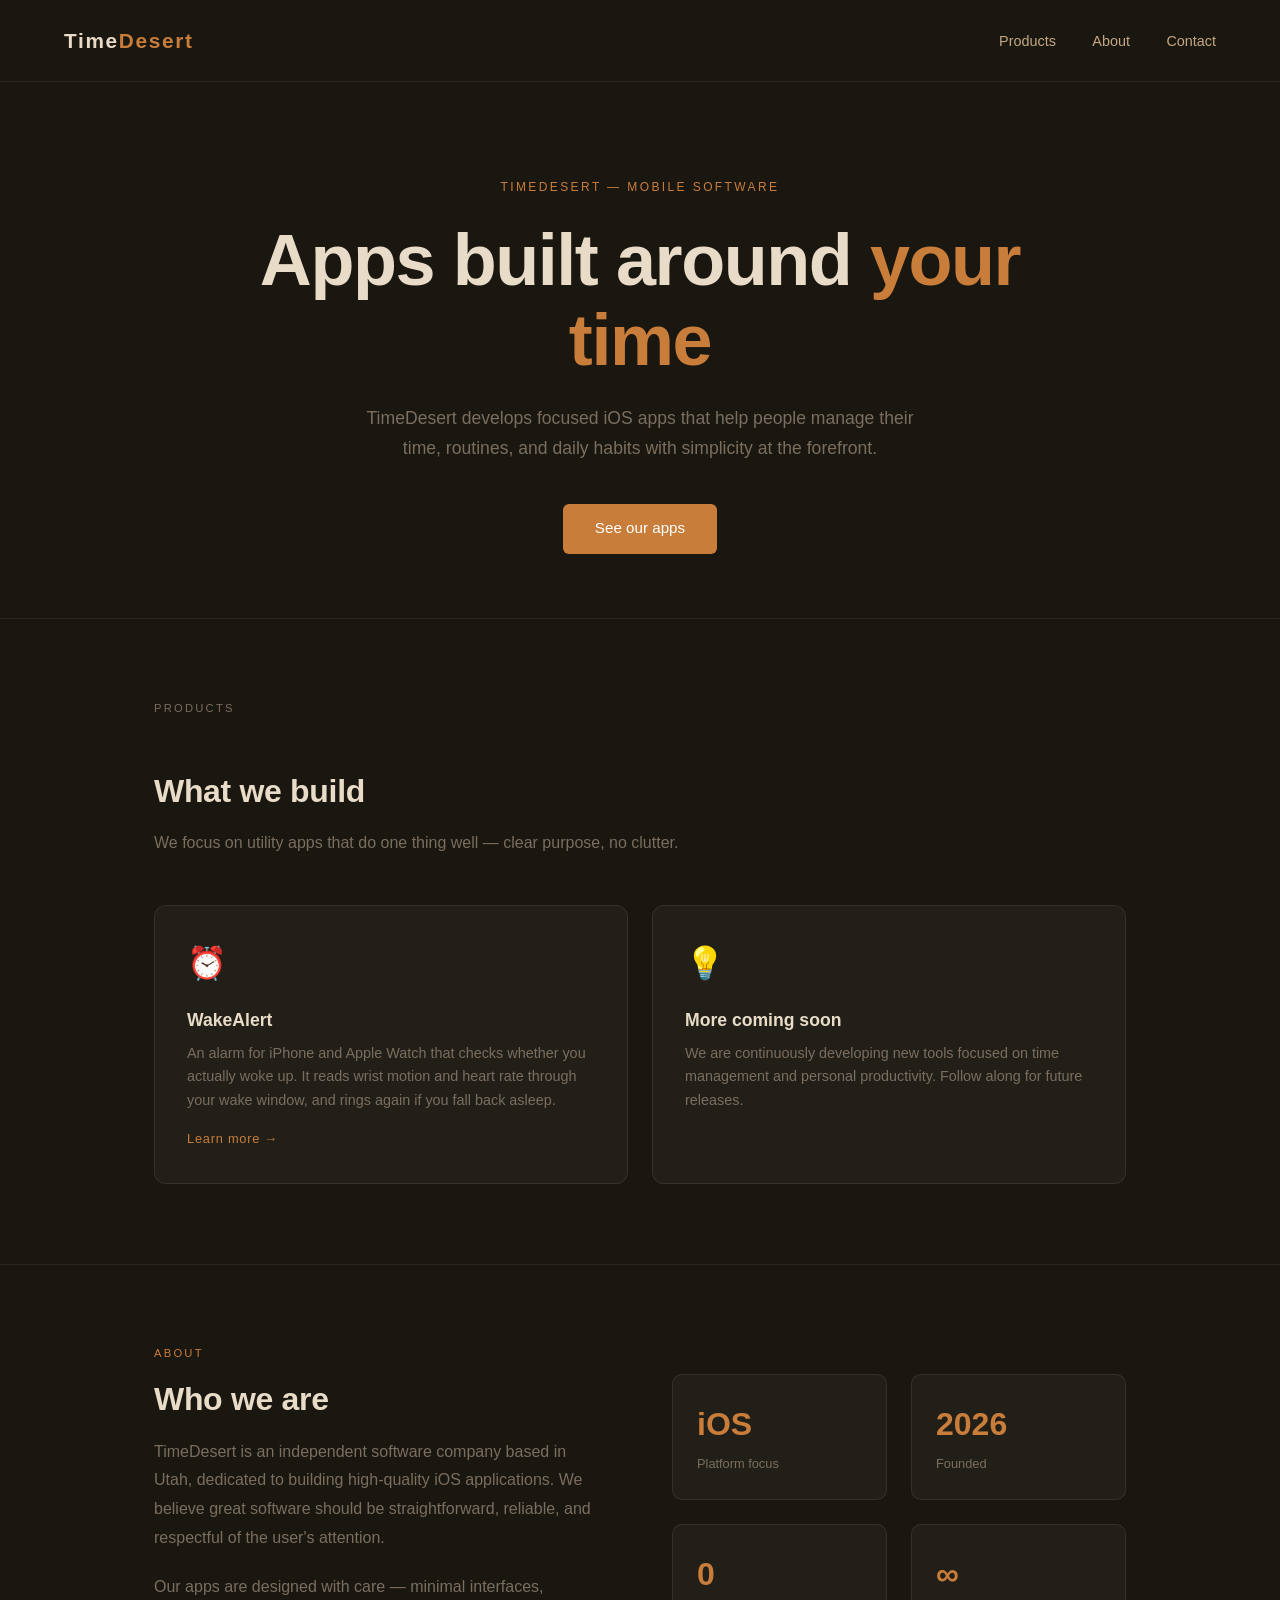
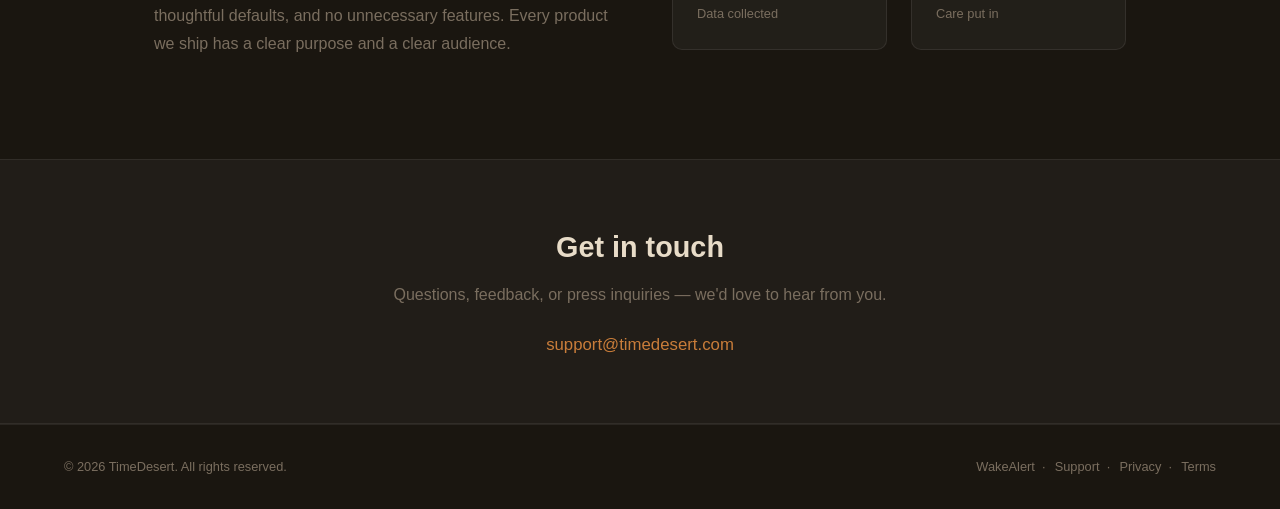
<file: index.html>
<!DOCTYPE html>
<html lang="en">
<head>
  <meta charset="UTF-8" />
  <meta name="viewport" content="width=device-width, initial-scale=1.0" />
  <title>TimeDesert &mdash; Mobile software built around your time</title>
  <meta name="description" content="TimeDesert is an independent Utah software company building focused iOS apps, including WakeAlert — the alarm that checks you actually woke up." />
  <link rel="stylesheet" href="/assets/site.css" />
</head>
<body>

  <nav>
    <a class="logo" href="/">Time<span>Desert</span></a>
    <div class="nav-links">
      <a href="#products">Products</a>
      <a href="#about">About</a>
      <a href="#contact">Contact</a>
    </div>
  </nav>

  <header class="hero">
    <p class="eyebrow">TimeDesert &mdash; Mobile Software</p>
    <h1>Apps built around <em>your time</em></h1>
    <p class="sub">
      TimeDesert develops focused iOS apps that help people manage their time,
      routines, and daily habits with simplicity at the forefront.
    </p>
    <a class="cta" href="#products">See our apps</a>
  </header>

  <hr />

  <div class="section" id="products">
    <p class="section-label">Products</p>
    <h2>What we build</h2>
    <p>We focus on utility apps that do one thing well &mdash; clear purpose, no clutter.</p>

    <div class="card-grid">
      <a class="card" href="/wakealert/">
        <div class="card-icon">&#9200;</div>
        <h3>WakeAlert</h3>
        <p>
          An alarm for iPhone and Apple Watch that checks whether you actually woke up.
          It reads wrist motion and heart rate through your wake window, and rings again
          if you fall back asleep.
        </p>
        <span class="more">Learn more &rarr;</span>
      </a>
      <div class="card">
        <div class="card-icon">&#128161;</div>
        <h3>More coming soon</h3>
        <p>
          We are continuously developing new tools focused on time management
          and personal productivity. Follow along for future releases.
        </p>
      </div>
    </div>
  </div>

  <hr />

  <div class="section" id="about">
    <div class="about-grid">
      <div>
        <p class="section-label">About</p>
        <h2>Who we are</h2>
        <p class="blurb">
          TimeDesert is an independent software company based in Utah, dedicated to
          building high-quality iOS applications. We believe great software should be
          straightforward, reliable, and respectful of the user's attention.
        </p>
        <p class="blurb">
          Our apps are designed with care &mdash; minimal interfaces, thoughtful
          defaults, and no unnecessary features. Every product we ship has a clear
          purpose and a clear audience.
        </p>
      </div>
      <div class="stat-box">
        <div class="stat">
          <div class="num">iOS</div>
          <div class="label">Platform focus</div>
        </div>
        <div class="stat">
          <div class="num">2026</div>
          <div class="label">Founded</div>
        </div>
        <div class="stat">
          <div class="num">0</div>
          <div class="label">Data collected</div>
        </div>
        <div class="stat">
          <div class="num">&#8734;</div>
          <div class="label">Care put in</div>
        </div>
      </div>
    </div>
  </div>

  <div class="contact-band" id="contact">
    <h2>Get in touch</h2>
    <p>Questions, feedback, or press inquiries &mdash; we'd love to hear from you.</p>
    <a href="mailto:support@timedesert.com">support@timedesert.com</a>
  </div>

  <footer>
    <span>&copy; 2026 TimeDesert. All rights reserved.</span>
    <span class="links">
      <a href="/wakealert/">WakeAlert</a> &nbsp;&middot;
      <a href="/wakealert/support/">Support</a> &nbsp;&middot;
      <a href="/wakealert/privacy/">Privacy</a> &nbsp;&middot;
      <a href="/wakealert/terms/">Terms</a>
    </span>
  </footer>

</body>
</html>
</file>
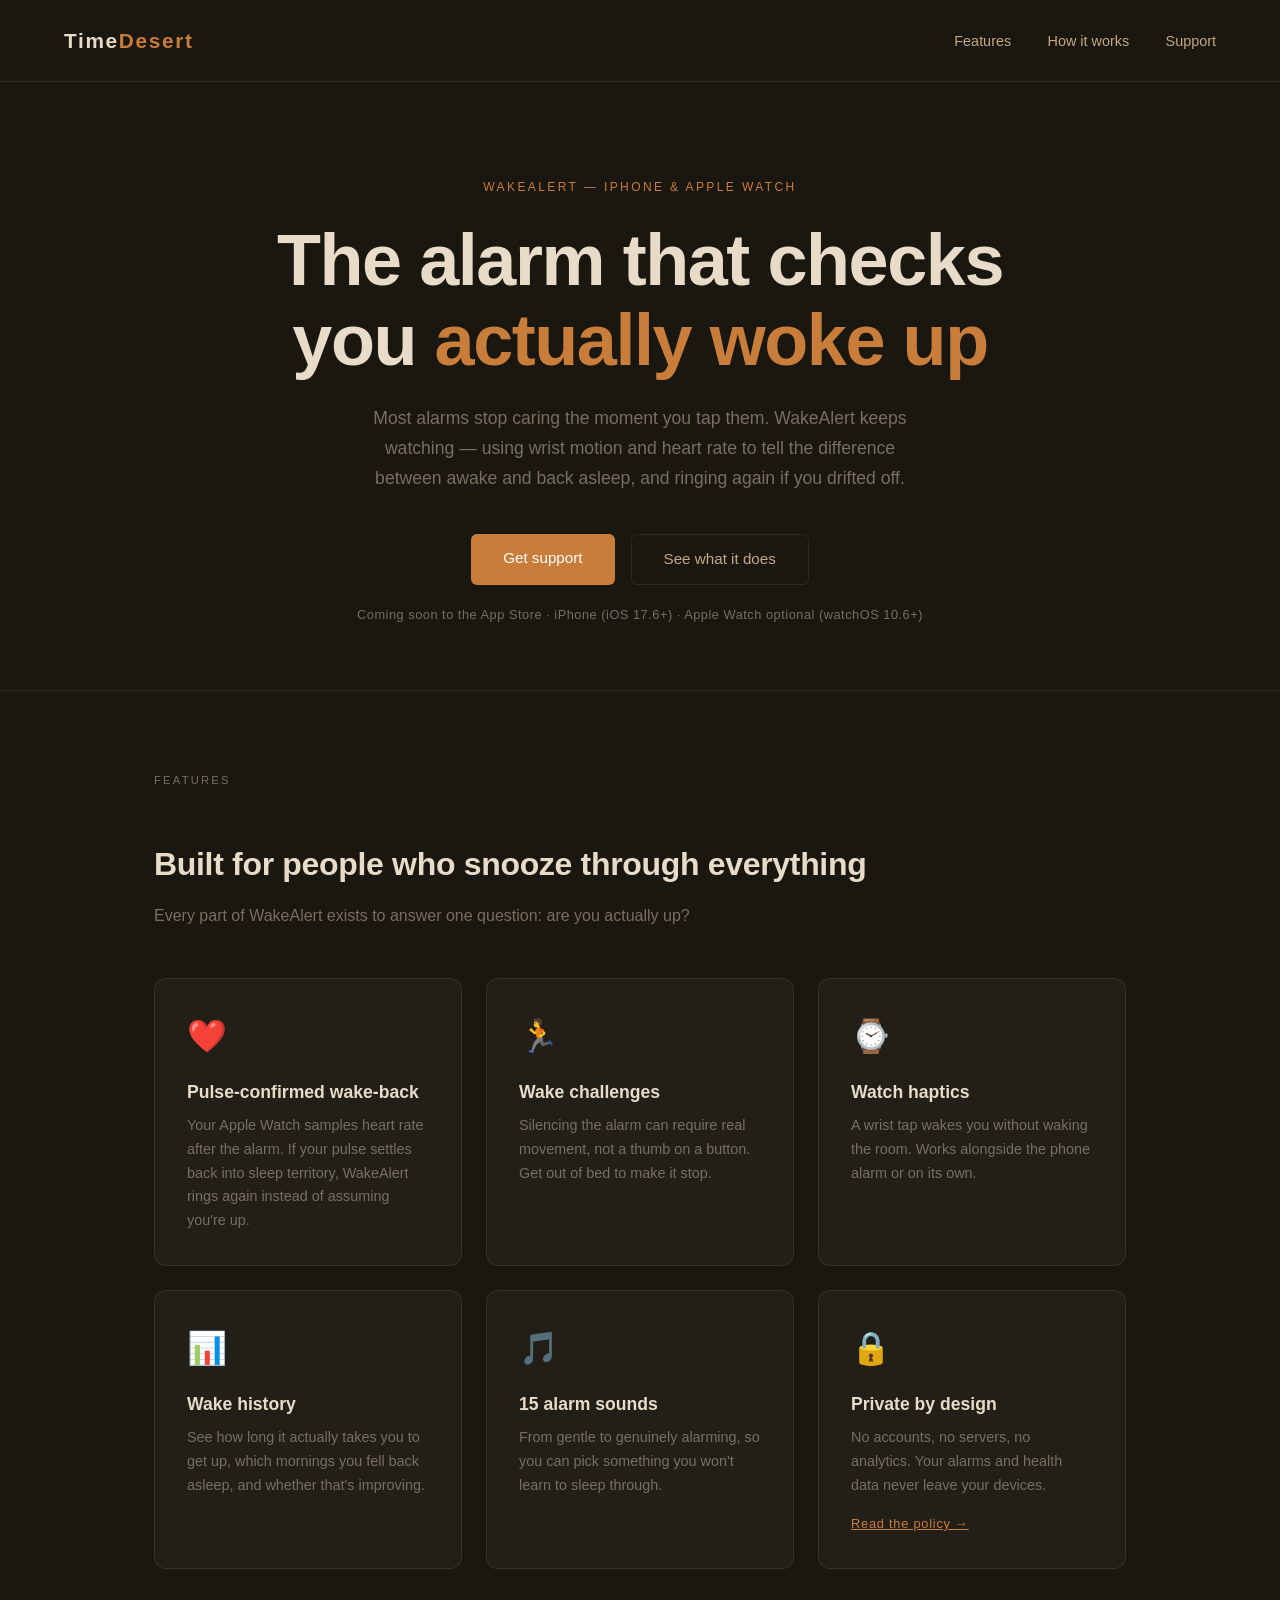
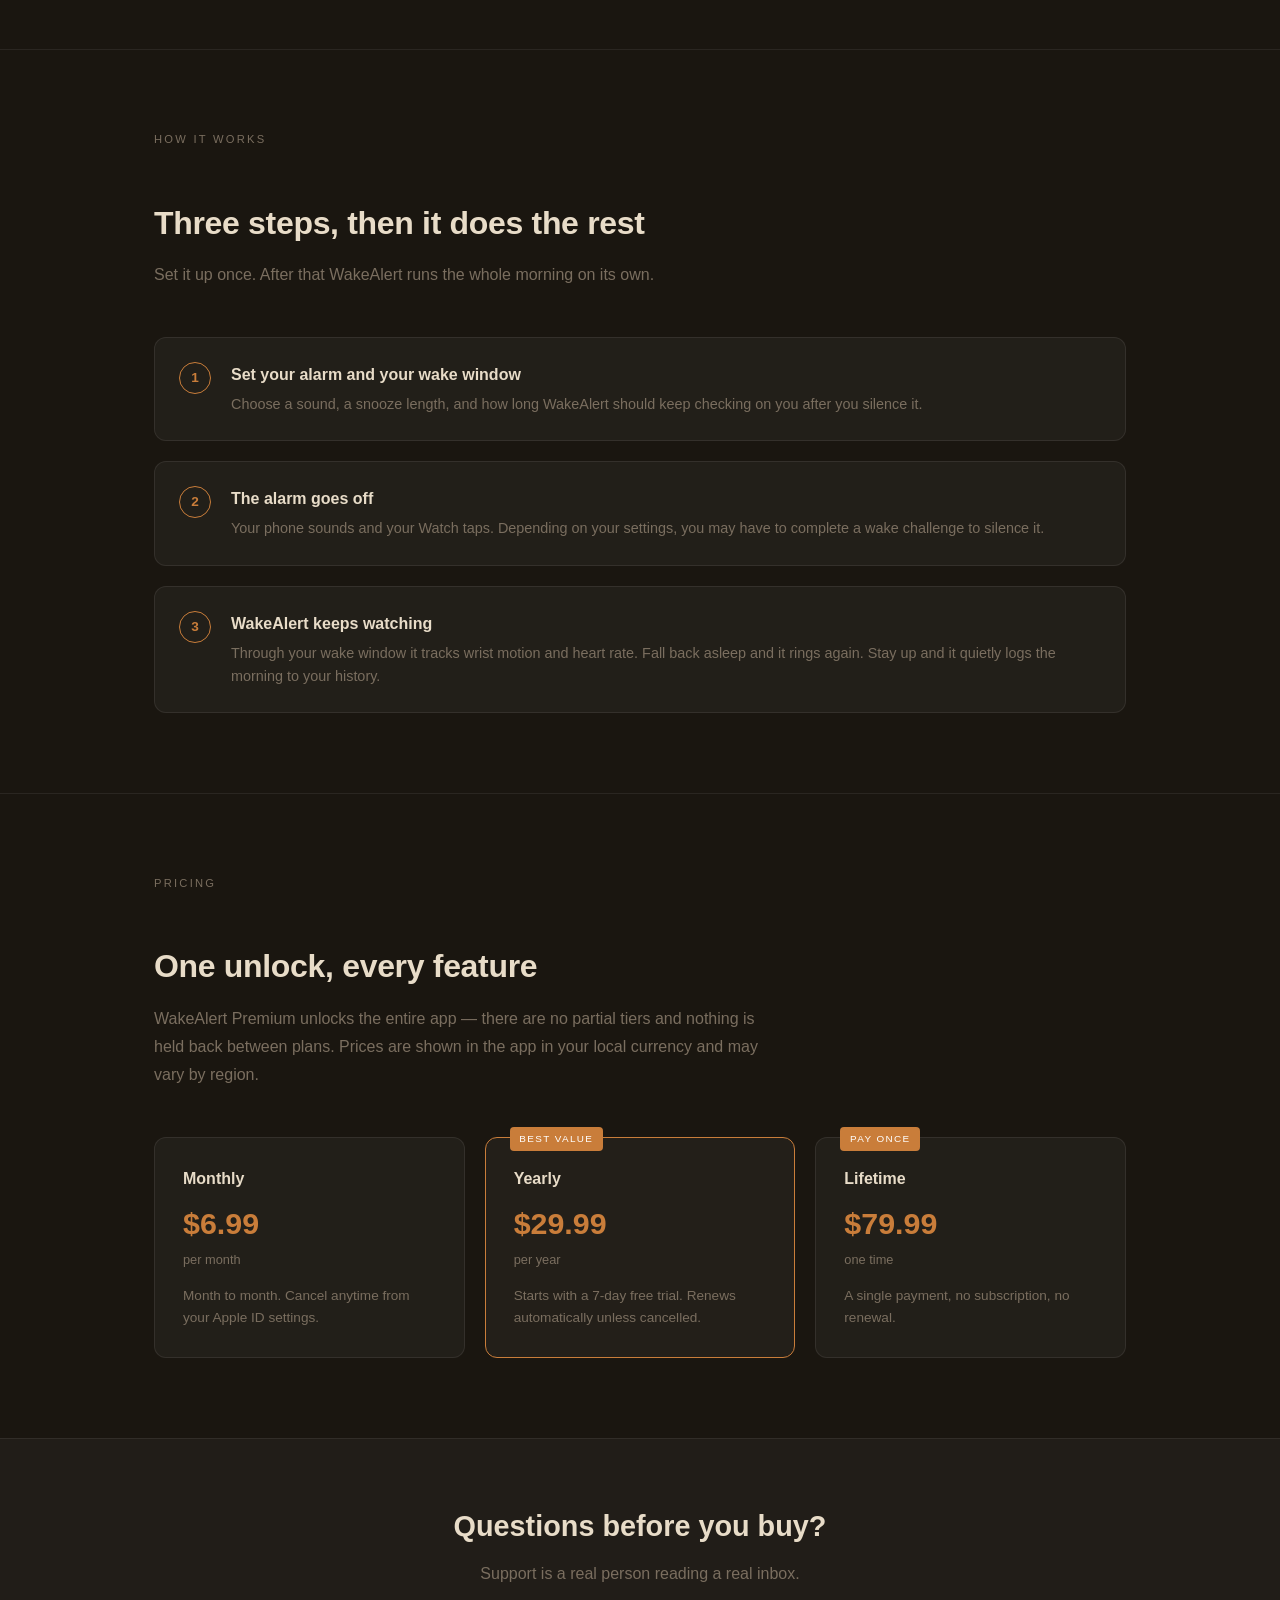
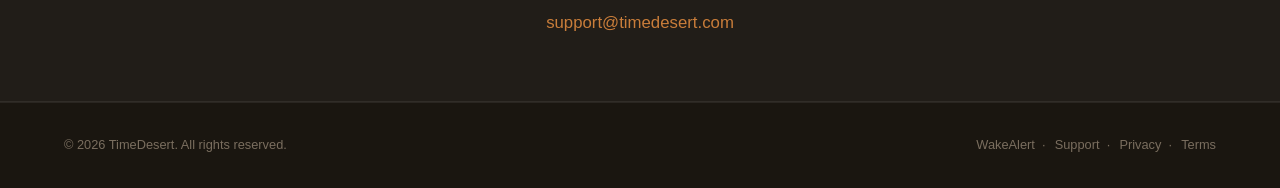
<file: wakealert/index.html>
<!DOCTYPE html>
<html lang="en">
<head>
  <meta charset="UTF-8" />
  <meta name="viewport" content="width=device-width, initial-scale=1.0" />
  <title>WakeAlert &mdash; The alarm that checks you actually woke up</title>
  <meta name="description" content="WakeAlert is an iPhone and Apple Watch alarm that uses heart rate and wrist motion to confirm you're really awake, and rings again if you fall back asleep." />
  <link rel="stylesheet" href="/assets/site.css" />
</head>
<body>

  <nav>
    <a class="logo" href="/">Time<span>Desert</span></a>
    <div class="nav-links">
      <a href="#features">Features</a>
      <a href="#how">How it works</a>
      <a href="/wakealert/support/">Support</a>
    </div>
  </nav>

  <header class="hero">
    <p class="eyebrow">WakeAlert &mdash; iPhone &amp; Apple Watch</p>
    <h1>The alarm that checks you <em>actually woke up</em></h1>
    <p class="sub">
      Most alarms stop caring the moment you tap them. WakeAlert keeps watching &mdash;
      using wrist motion and heart rate to tell the difference between awake and
      back asleep, and ringing again if you drifted off.
    </p>
    <div class="cta-row">
      <a class="cta" href="/wakealert/support/">Get support</a>
      <a class="cta ghost" href="#features">See what it does</a>
    </div>
    <p class="note">Coming soon to the App Store &middot; iPhone (iOS 17.6+) &middot; Apple Watch optional (watchOS 10.6+)</p>
  </header>

  <hr />

  <div class="section" id="features">
    <p class="section-label">Features</p>
    <h2>Built for people who snooze through everything</h2>
    <p>Every part of WakeAlert exists to answer one question: are you actually up?</p>

    <div class="card-grid">
      <div class="card">
        <div class="card-icon">&#10084;&#65039;</div>
        <h3>Pulse-confirmed wake-back</h3>
        <p>Your Apple Watch samples heart rate after the alarm. If your pulse settles back into sleep territory, WakeAlert rings again instead of assuming you're up.</p>
      </div>
      <div class="card">
        <div class="card-icon">&#127939;</div>
        <h3>Wake challenges</h3>
        <p>Silencing the alarm can require real movement, not a thumb on a button. Get out of bed to make it stop.</p>
      </div>
      <div class="card">
        <div class="card-icon">&#8986;</div>
        <h3>Watch haptics</h3>
        <p>A wrist tap wakes you without waking the room. Works alongside the phone alarm or on its own.</p>
      </div>
      <div class="card">
        <div class="card-icon">&#128202;</div>
        <h3>Wake history</h3>
        <p>See how long it actually takes you to get up, which mornings you fell back asleep, and whether that's improving.</p>
      </div>
      <div class="card">
        <div class="card-icon">&#127925;</div>
        <h3>15 alarm sounds</h3>
        <p>From gentle to genuinely alarming, so you can pick something you won't learn to sleep through.</p>
      </div>
      <div class="card">
        <div class="card-icon">&#128274;</div>
        <h3>Private by design</h3>
        <p>No accounts, no servers, no analytics. Your alarms and health data never leave your devices. <a class="more" href="/wakealert/privacy/">Read the policy &rarr;</a></p>
      </div>
    </div>
  </div>

  <hr />

  <div class="section" id="how">
    <p class="section-label">How it works</p>
    <h2>Three steps, then it does the rest</h2>
    <p>Set it up once. After that WakeAlert runs the whole morning on its own.</p>

    <div class="steps">
      <div class="step">
        <div>
          <h3>Set your alarm and your wake window</h3>
          <p>Choose a sound, a snooze length, and how long WakeAlert should keep checking on you after you silence it.</p>
        </div>
      </div>
      <div class="step">
        <div>
          <h3>The alarm goes off</h3>
          <p>Your phone sounds and your Watch taps. Depending on your settings, you may have to complete a wake challenge to silence it.</p>
        </div>
      </div>
      <div class="step">
        <div>
          <h3>WakeAlert keeps watching</h3>
          <p>Through your wake window it tracks wrist motion and heart rate. Fall back asleep and it rings again. Stay up and it quietly logs the morning to your history.</p>
        </div>
      </div>
    </div>
  </div>

  <hr />

  <div class="section" id="pricing">
    <p class="section-label">Pricing</p>
    <h2>One unlock, every feature</h2>
    <p>WakeAlert Premium unlocks the entire app &mdash; there are no partial tiers and nothing is held back between plans. Prices are shown in the app in your local currency and may vary by region.</p>

    <div class="plans">
      <div class="plan">
        <h3>Monthly</h3>
        <div class="price">$6.99</div>
        <div class="period">per month</div>
        <p>Month to month. Cancel anytime from your Apple ID settings.</p>
      </div>
      <div class="plan featured">
        <span class="badge">Best value</span>
        <h3>Yearly</h3>
        <div class="price">$29.99</div>
        <div class="period">per year</div>
        <p>Starts with a 7-day free trial. Renews automatically unless cancelled.</p>
      </div>
      <div class="plan">
        <span class="badge">Pay once</span>
        <h3>Lifetime</h3>
        <div class="price">$79.99</div>
        <div class="period">one time</div>
        <p>A single payment, no subscription, no renewal.</p>
      </div>
    </div>
  </div>

  <div class="contact-band">
    <h2>Questions before you buy?</h2>
    <p>Support is a real person reading a real inbox.</p>
    <a href="mailto:support@timedesert.com">support@timedesert.com</a>
  </div>

  <footer>
    <span>&copy; 2026 TimeDesert. All rights reserved.</span>
    <span class="links">
      <a href="/wakealert/">WakeAlert</a> &nbsp;&middot;
      <a href="/wakealert/support/">Support</a> &nbsp;&middot;
      <a href="/wakealert/privacy/">Privacy</a> &nbsp;&middot;
      <a href="/wakealert/terms/">Terms</a>
    </span>
  </footer>

</body>
</html>
</file>
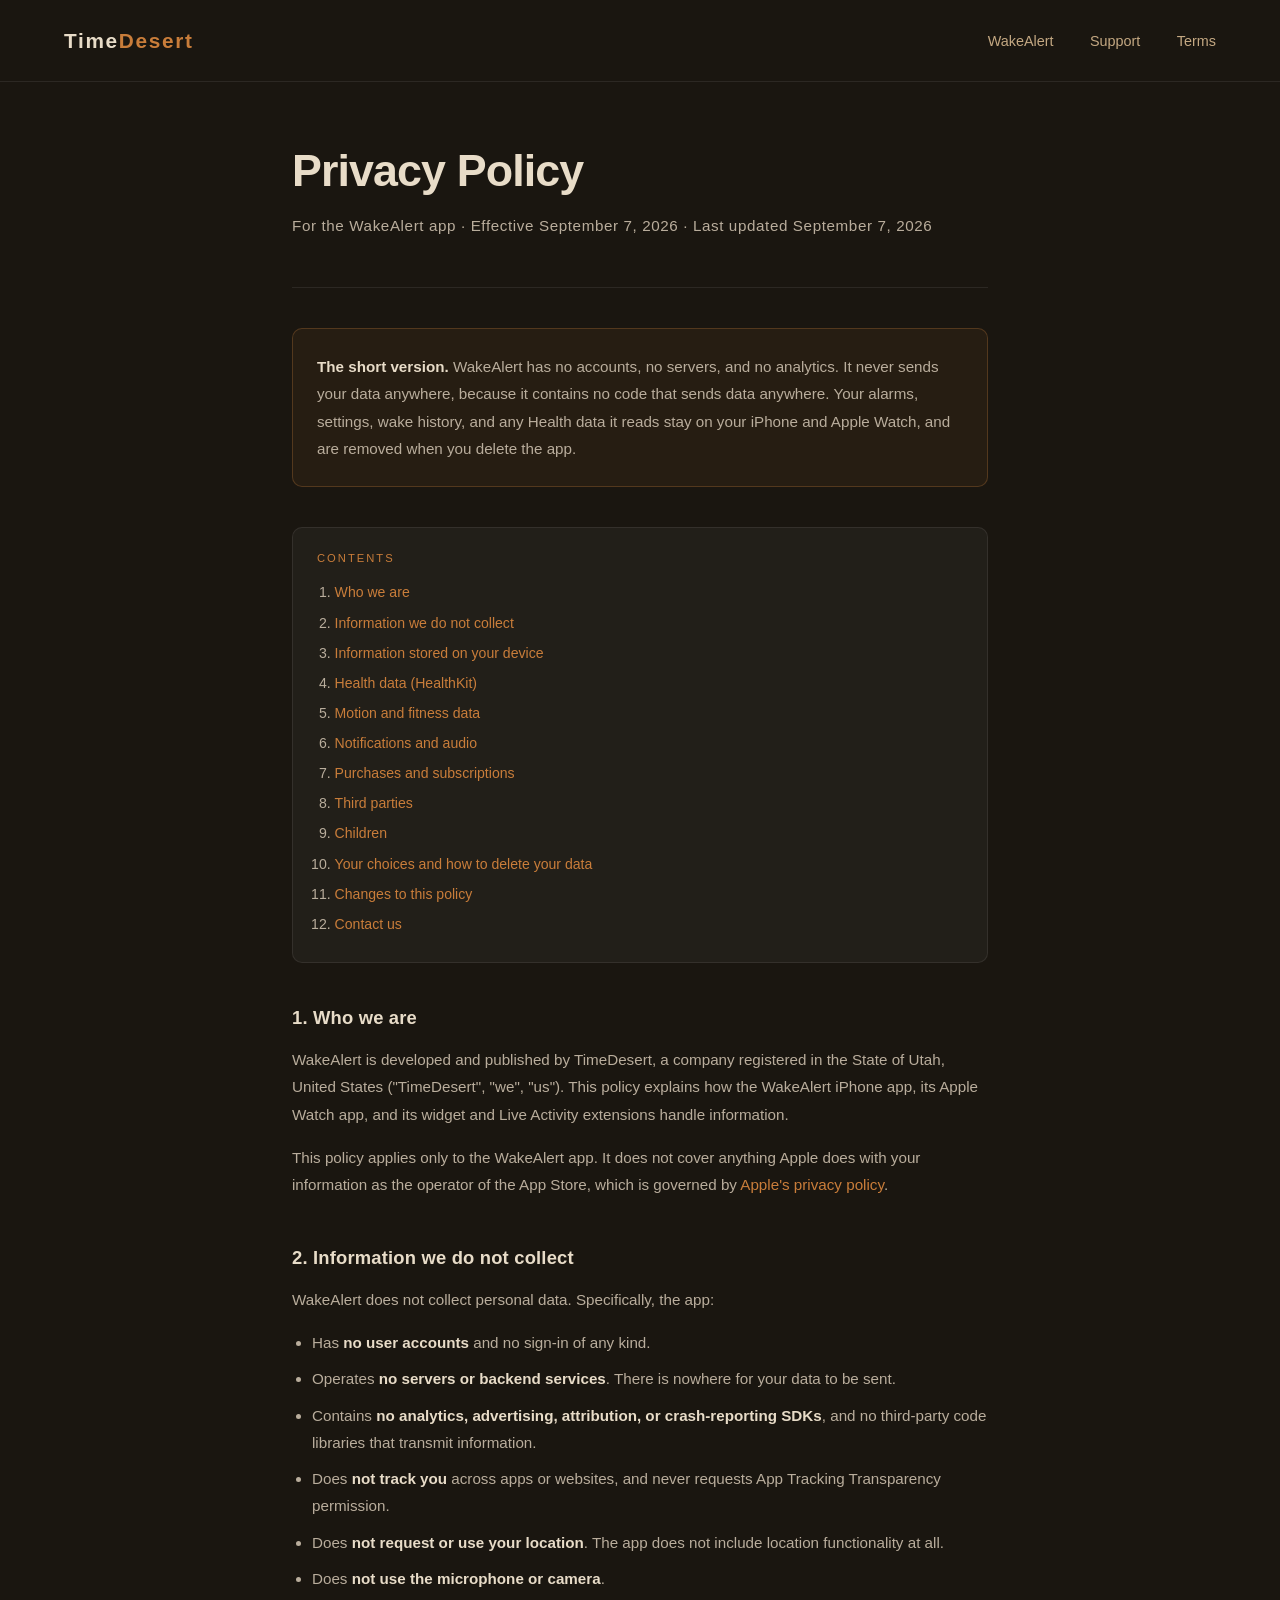
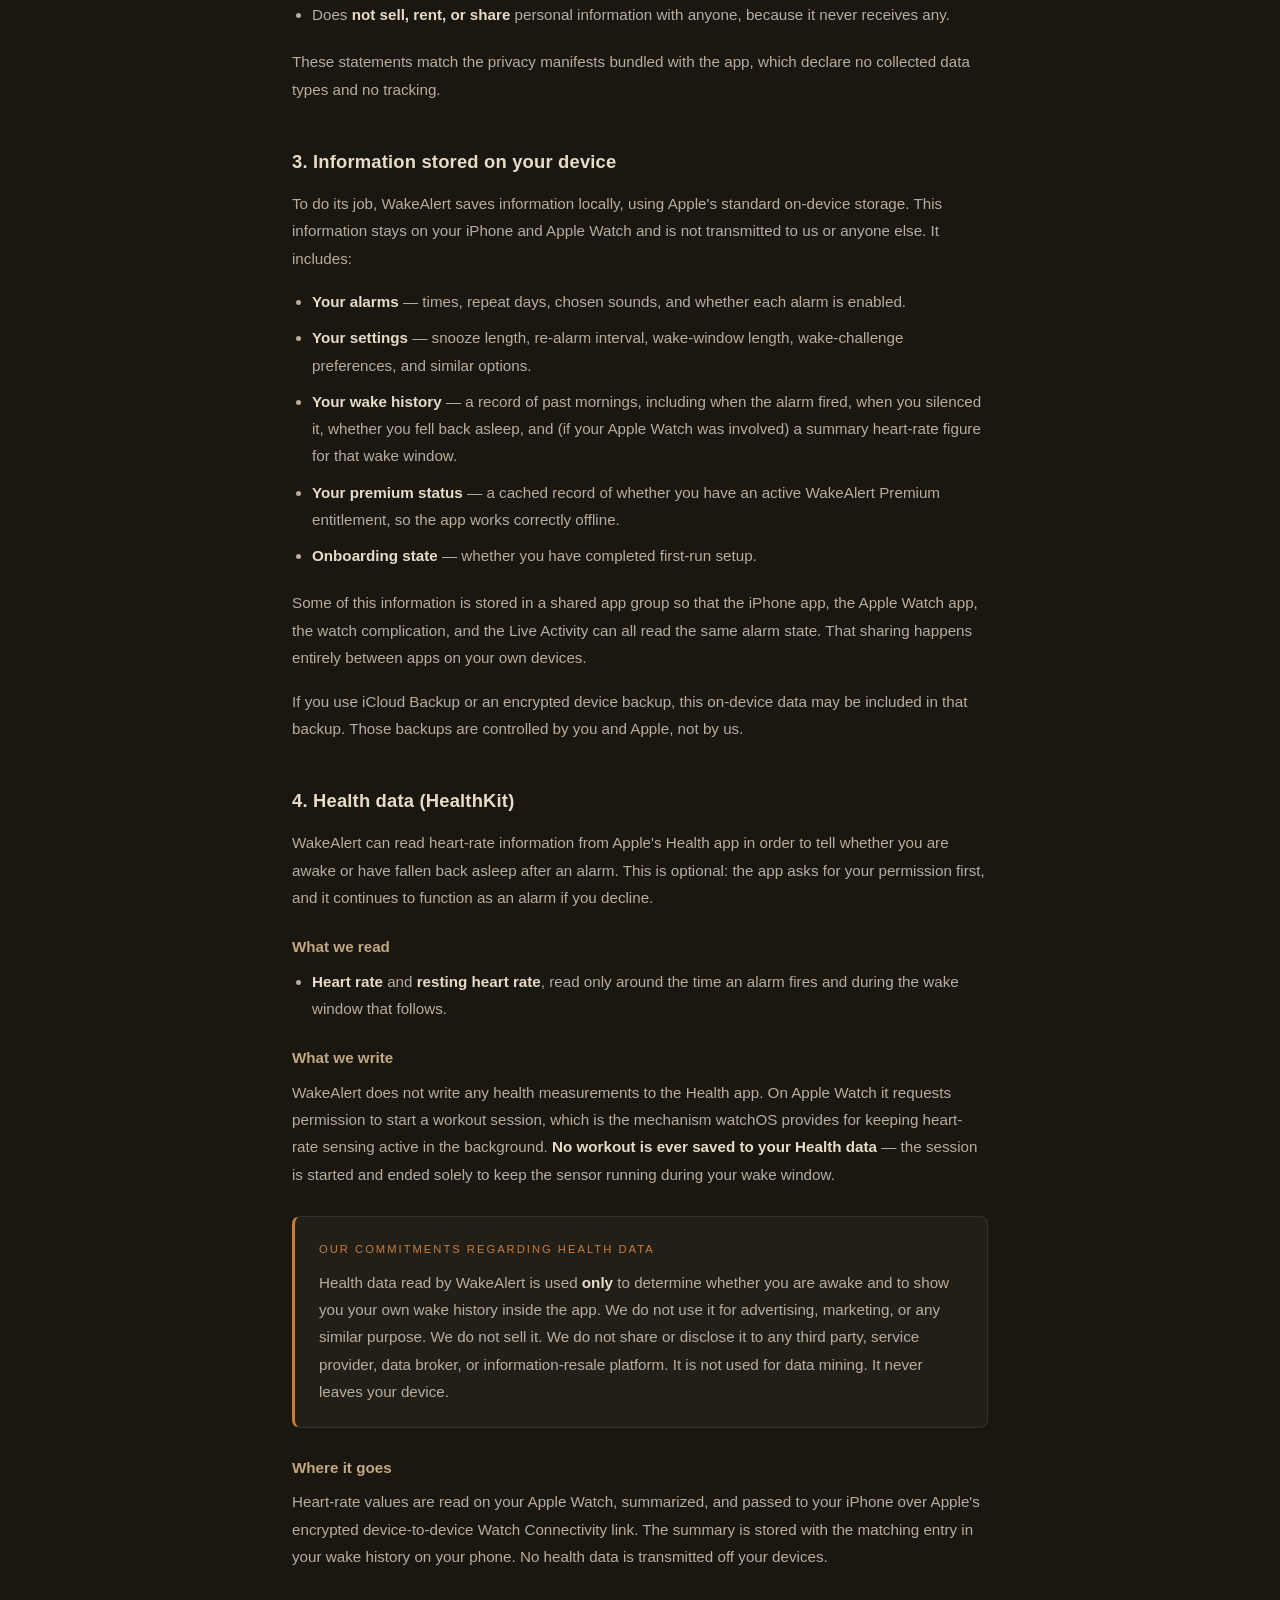
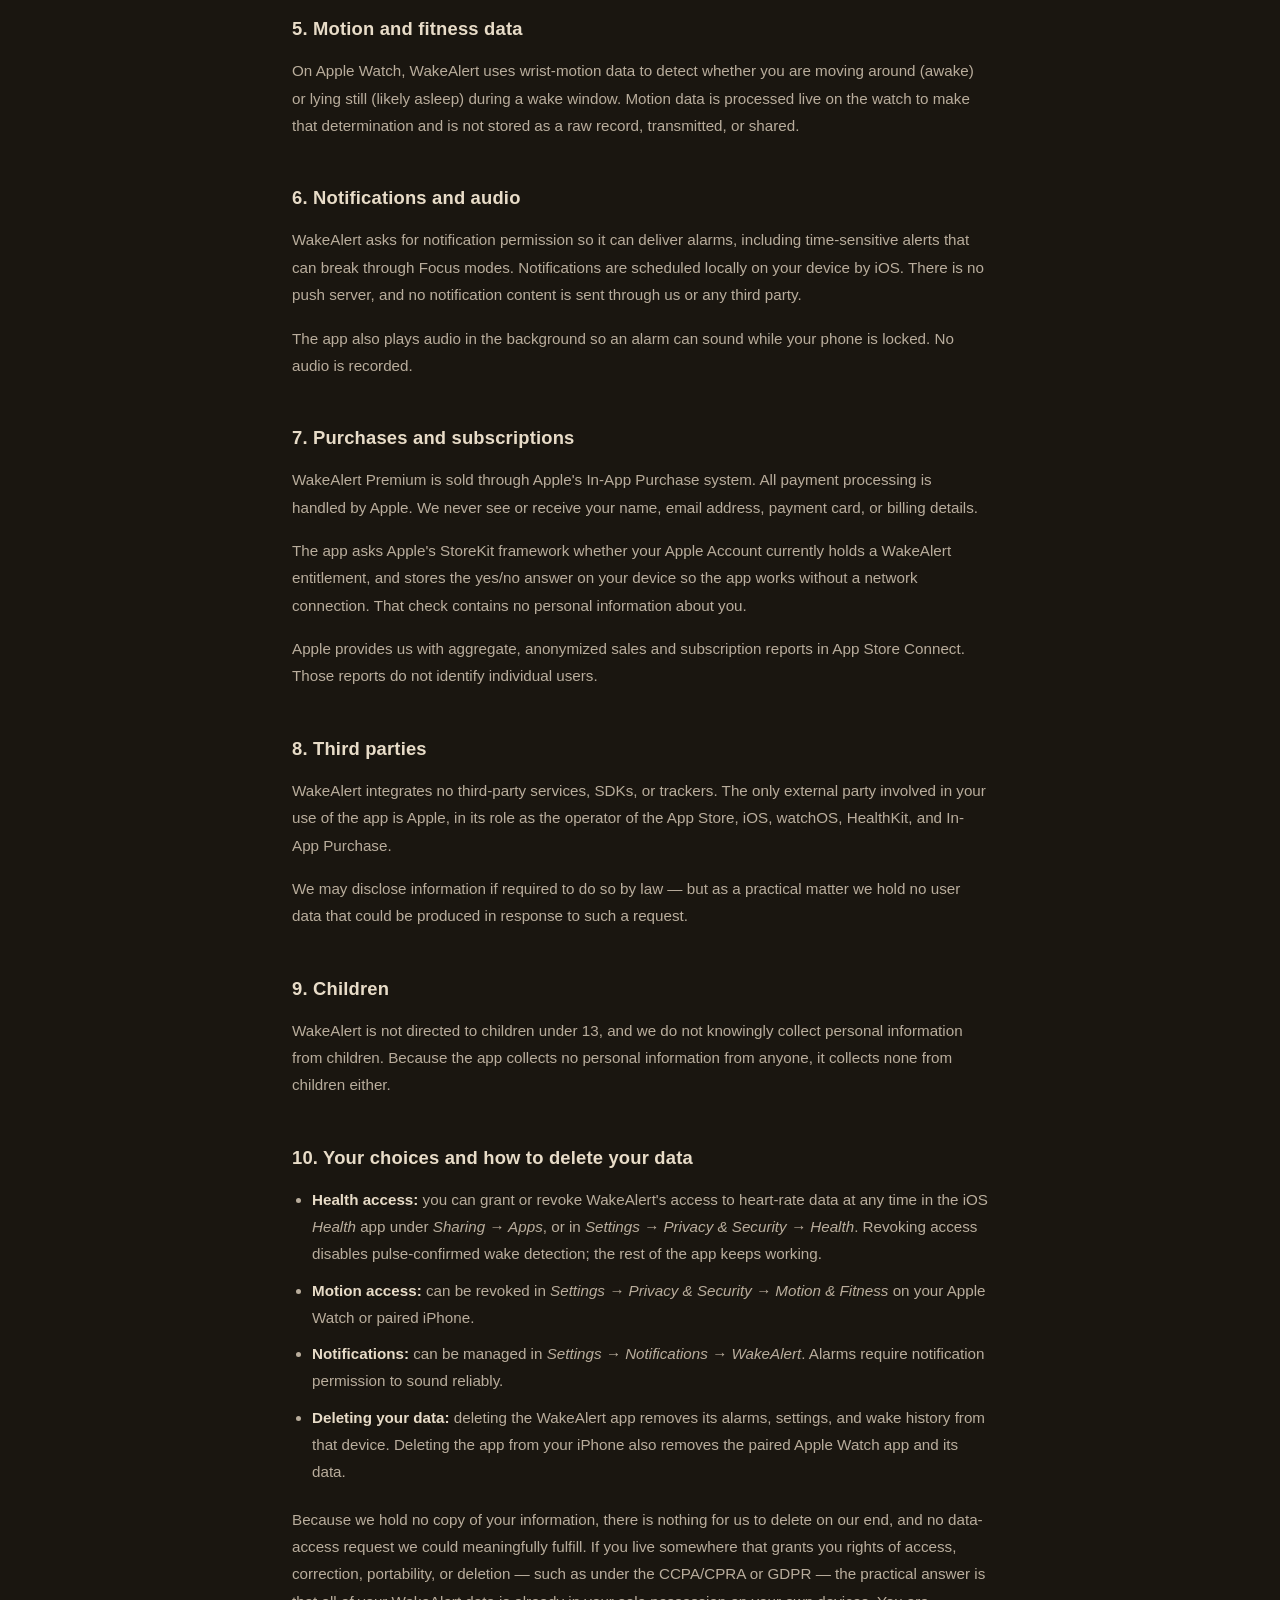
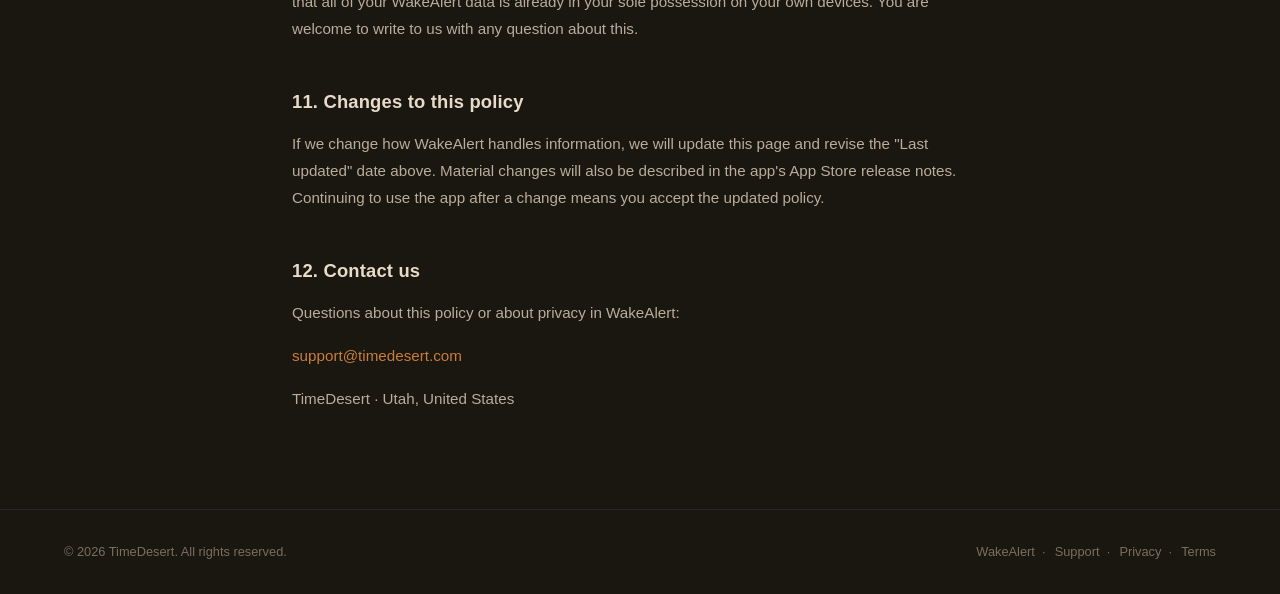
<file: wakealert/privacy/index.html>
<!DOCTYPE html>
<html lang="en">
<head>
  <meta charset="UTF-8" />
  <meta name="viewport" content="width=device-width, initial-scale=1.0" />
  <title>WakeAlert Privacy Policy &mdash; TimeDesert</title>
  <meta name="description" content="WakeAlert Privacy Policy — WakeAlert collects no personal data, has no servers or accounts, and keeps your alarms, wake history, and Health data on your own devices." />
  <link rel="stylesheet" href="/assets/site.css" />
</head>
<body>

  <nav>
    <a class="logo" href="/">Time<span>Desert</span></a>
    <div class="nav-links">
      <a href="/wakealert/">WakeAlert</a>
      <a href="/wakealert/support/">Support</a>
      <a href="/wakealert/terms/">Terms</a>
    </div>
  </nav>

  <main class="doc">
    <div class="doc-head">
      <h1>Privacy Policy</h1>
      <p class="doc-meta">For the WakeAlert app &middot; Effective September 7, 2026 &middot; Last updated September 7, 2026</p>
    </div>

    <div class="summary-box">
      <p><strong>The short version.</strong> WakeAlert has no accounts, no servers, and no analytics. It never sends your data anywhere, because it contains no code that sends data anywhere. Your alarms, settings, wake history, and any Health data it reads stay on your iPhone and Apple Watch, and are removed when you delete the app.</p>
    </div>

    <div class="toc">
      <p>Contents</p>
      <ol>
        <li><a href="#who">Who we are</a></li>
        <li><a href="#not-collected">Information we do not collect</a></li>
        <li><a href="#on-device">Information stored on your device</a></li>
        <li><a href="#health">Health data (HealthKit)</a></li>
        <li><a href="#motion">Motion and fitness data</a></li>
        <li><a href="#notifications">Notifications and audio</a></li>
        <li><a href="#purchases">Purchases and subscriptions</a></li>
        <li><a href="#third-parties">Third parties</a></li>
        <li><a href="#children">Children</a></li>
        <li><a href="#choices">Your choices and how to delete your data</a></li>
        <li><a href="#changes">Changes to this policy</a></li>
        <li><a href="#contact">Contact us</a></li>
      </ol>
    </div>

    <h2 id="who">1. Who we are</h2>
    <p>WakeAlert is developed and published by TimeDesert, a company registered in the State of Utah, United States ("TimeDesert", "we", "us"). This policy explains how the WakeAlert iPhone app, its Apple Watch app, and its widget and Live Activity extensions handle information.</p>
    <p>This policy applies only to the WakeAlert app. It does not cover anything Apple does with your information as the operator of the App Store, which is governed by <a href="https://www.apple.com/legal/privacy/">Apple's privacy policy</a>.</p>

    <h2 id="not-collected">2. Information we do not collect</h2>
    <p>WakeAlert does not collect personal data. Specifically, the app:</p>
    <ul>
      <li>Has <strong>no user accounts</strong> and no sign-in of any kind.</li>
      <li>Operates <strong>no servers or backend services</strong>. There is nowhere for your data to be sent.</li>
      <li>Contains <strong>no analytics, advertising, attribution, or crash-reporting SDKs</strong>, and no third-party code libraries that transmit information.</li>
      <li>Does <strong>not track you</strong> across apps or websites, and never requests App Tracking Transparency permission.</li>
      <li>Does <strong>not request or use your location</strong>. The app does not include location functionality at all.</li>
      <li>Does <strong>not use the microphone or camera</strong>.</li>
      <li>Does <strong>not sell, rent, or share</strong> personal information with anyone, because it never receives any.</li>
    </ul>
    <p>These statements match the privacy manifests bundled with the app, which declare no collected data types and no tracking.</p>

    <h2 id="on-device">3. Information stored on your device</h2>
    <p>To do its job, WakeAlert saves information locally, using Apple's standard on-device storage. This information stays on your iPhone and Apple Watch and is not transmitted to us or anyone else. It includes:</p>
    <ul>
      <li><strong>Your alarms</strong> &mdash; times, repeat days, chosen sounds, and whether each alarm is enabled.</li>
      <li><strong>Your settings</strong> &mdash; snooze length, re-alarm interval, wake-window length, wake-challenge preferences, and similar options.</li>
      <li><strong>Your wake history</strong> &mdash; a record of past mornings, including when the alarm fired, when you silenced it, whether you fell back asleep, and (if your Apple Watch was involved) a summary heart-rate figure for that wake window.</li>
      <li><strong>Your premium status</strong> &mdash; a cached record of whether you have an active WakeAlert Premium entitlement, so the app works correctly offline.</li>
      <li><strong>Onboarding state</strong> &mdash; whether you have completed first-run setup.</li>
    </ul>
    <p>Some of this information is stored in a shared app group so that the iPhone app, the Apple Watch app, the watch complication, and the Live Activity can all read the same alarm state. That sharing happens entirely between apps on your own devices.</p>
    <p>If you use iCloud Backup or an encrypted device backup, this on-device data may be included in that backup. Those backups are controlled by you and Apple, not by us.</p>

    <h2 id="health">4. Health data (HealthKit)</h2>
    <p>WakeAlert can read heart-rate information from Apple's Health app in order to tell whether you are awake or have fallen back asleep after an alarm. This is optional: the app asks for your permission first, and it continues to function as an alarm if you decline.</p>

    <h3>What we read</h3>
    <ul>
      <li><strong>Heart rate</strong> and <strong>resting heart rate</strong>, read only around the time an alarm fires and during the wake window that follows.</li>
    </ul>

    <h3>What we write</h3>
    <p>WakeAlert does not write any health measurements to the Health app. On Apple Watch it requests permission to start a workout session, which is the mechanism watchOS provides for keeping heart-rate sensing active in the background. <strong>No workout is ever saved to your Health data</strong> &mdash; the session is started and ended solely to keep the sensor running during your wake window.</p>

    <div class="callout">
      <p class="callout-title">Our commitments regarding health data</p>
      <p>Health data read by WakeAlert is used <strong>only</strong> to determine whether you are awake and to show you your own wake history inside the app. We do not use it for advertising, marketing, or any similar purpose. We do not sell it. We do not share or disclose it to any third party, service provider, data broker, or information-resale platform. It is not used for data mining. It never leaves your device.</p>
    </div>

    <h3>Where it goes</h3>
    <p>Heart-rate values are read on your Apple Watch, summarized, and passed to your iPhone over Apple's encrypted device-to-device Watch Connectivity link. The summary is stored with the matching entry in your wake history on your phone. No health data is transmitted off your devices.</p>

    <h2 id="motion">5. Motion and fitness data</h2>
    <p>On Apple Watch, WakeAlert uses wrist-motion data to detect whether you are moving around (awake) or lying still (likely asleep) during a wake window. Motion data is processed live on the watch to make that determination and is not stored as a raw record, transmitted, or shared.</p>

    <h2 id="notifications">6. Notifications and audio</h2>
    <p>WakeAlert asks for notification permission so it can deliver alarms, including time-sensitive alerts that can break through Focus modes. Notifications are scheduled locally on your device by iOS. There is no push server, and no notification content is sent through us or any third party.</p>
    <p>The app also plays audio in the background so an alarm can sound while your phone is locked. No audio is recorded.</p>

    <h2 id="purchases">7. Purchases and subscriptions</h2>
    <p>WakeAlert Premium is sold through Apple's In-App Purchase system. All payment processing is handled by Apple. We never see or receive your name, email address, payment card, or billing details.</p>
    <p>The app asks Apple's StoreKit framework whether your Apple Account currently holds a WakeAlert entitlement, and stores the yes/no answer on your device so the app works without a network connection. That check contains no personal information about you.</p>
    <p>Apple provides us with aggregate, anonymized sales and subscription reports in App Store Connect. Those reports do not identify individual users.</p>

    <h2 id="third-parties">8. Third parties</h2>
    <p>WakeAlert integrates no third-party services, SDKs, or trackers. The only external party involved in your use of the app is Apple, in its role as the operator of the App Store, iOS, watchOS, HealthKit, and In-App Purchase.</p>
    <p>We may disclose information if required to do so by law &mdash; but as a practical matter we hold no user data that could be produced in response to such a request.</p>

    <h2 id="children">9. Children</h2>
    <p>WakeAlert is not directed to children under 13, and we do not knowingly collect personal information from children. Because the app collects no personal information from anyone, it collects none from children either.</p>

    <h2 id="choices">10. Your choices and how to delete your data</h2>
    <ul>
      <li><strong>Health access:</strong> you can grant or revoke WakeAlert's access to heart-rate data at any time in the iOS <em>Health</em> app under <em>Sharing &rarr; Apps</em>, or in <em>Settings &rarr; Privacy &amp; Security &rarr; Health</em>. Revoking access disables pulse-confirmed wake detection; the rest of the app keeps working.</li>
      <li><strong>Motion access:</strong> can be revoked in <em>Settings &rarr; Privacy &amp; Security &rarr; Motion &amp; Fitness</em> on your Apple Watch or paired iPhone.</li>
      <li><strong>Notifications:</strong> can be managed in <em>Settings &rarr; Notifications &rarr; WakeAlert</em>. Alarms require notification permission to sound reliably.</li>
      <li><strong>Deleting your data:</strong> deleting the WakeAlert app removes its alarms, settings, and wake history from that device. Deleting the app from your iPhone also removes the paired Apple Watch app and its data.</li>
    </ul>
    <p>Because we hold no copy of your information, there is nothing for us to delete on our end, and no data-access request we could meaningfully fulfill. If you live somewhere that grants you rights of access, correction, portability, or deletion &mdash; such as under the CCPA/CPRA or GDPR &mdash; the practical answer is that all of your WakeAlert data is already in your sole possession on your own devices. You are welcome to write to us with any question about this.</p>

    <h2 id="changes">11. Changes to this policy</h2>
    <p>If we change how WakeAlert handles information, we will update this page and revise the "Last updated" date above. Material changes will also be described in the app's App Store release notes. Continuing to use the app after a change means you accept the updated policy.</p>

    <h2 id="contact">12. Contact us</h2>
    <p>Questions about this policy or about privacy in WakeAlert:</p>
    <p><a href="mailto:support@timedesert.com">support@timedesert.com</a></p>
    <p>TimeDesert &middot; Utah, United States</p>
  </main>

  <footer>
    <span>&copy; 2026 TimeDesert. All rights reserved.</span>
    <span class="links">
      <a href="/wakealert/">WakeAlert</a> &nbsp;&middot;
      <a href="/wakealert/support/">Support</a> &nbsp;&middot;
      <a href="/wakealert/privacy/">Privacy</a> &nbsp;&middot;
      <a href="/wakealert/terms/">Terms</a>
    </span>
  </footer>

</body>
</html>
</file>
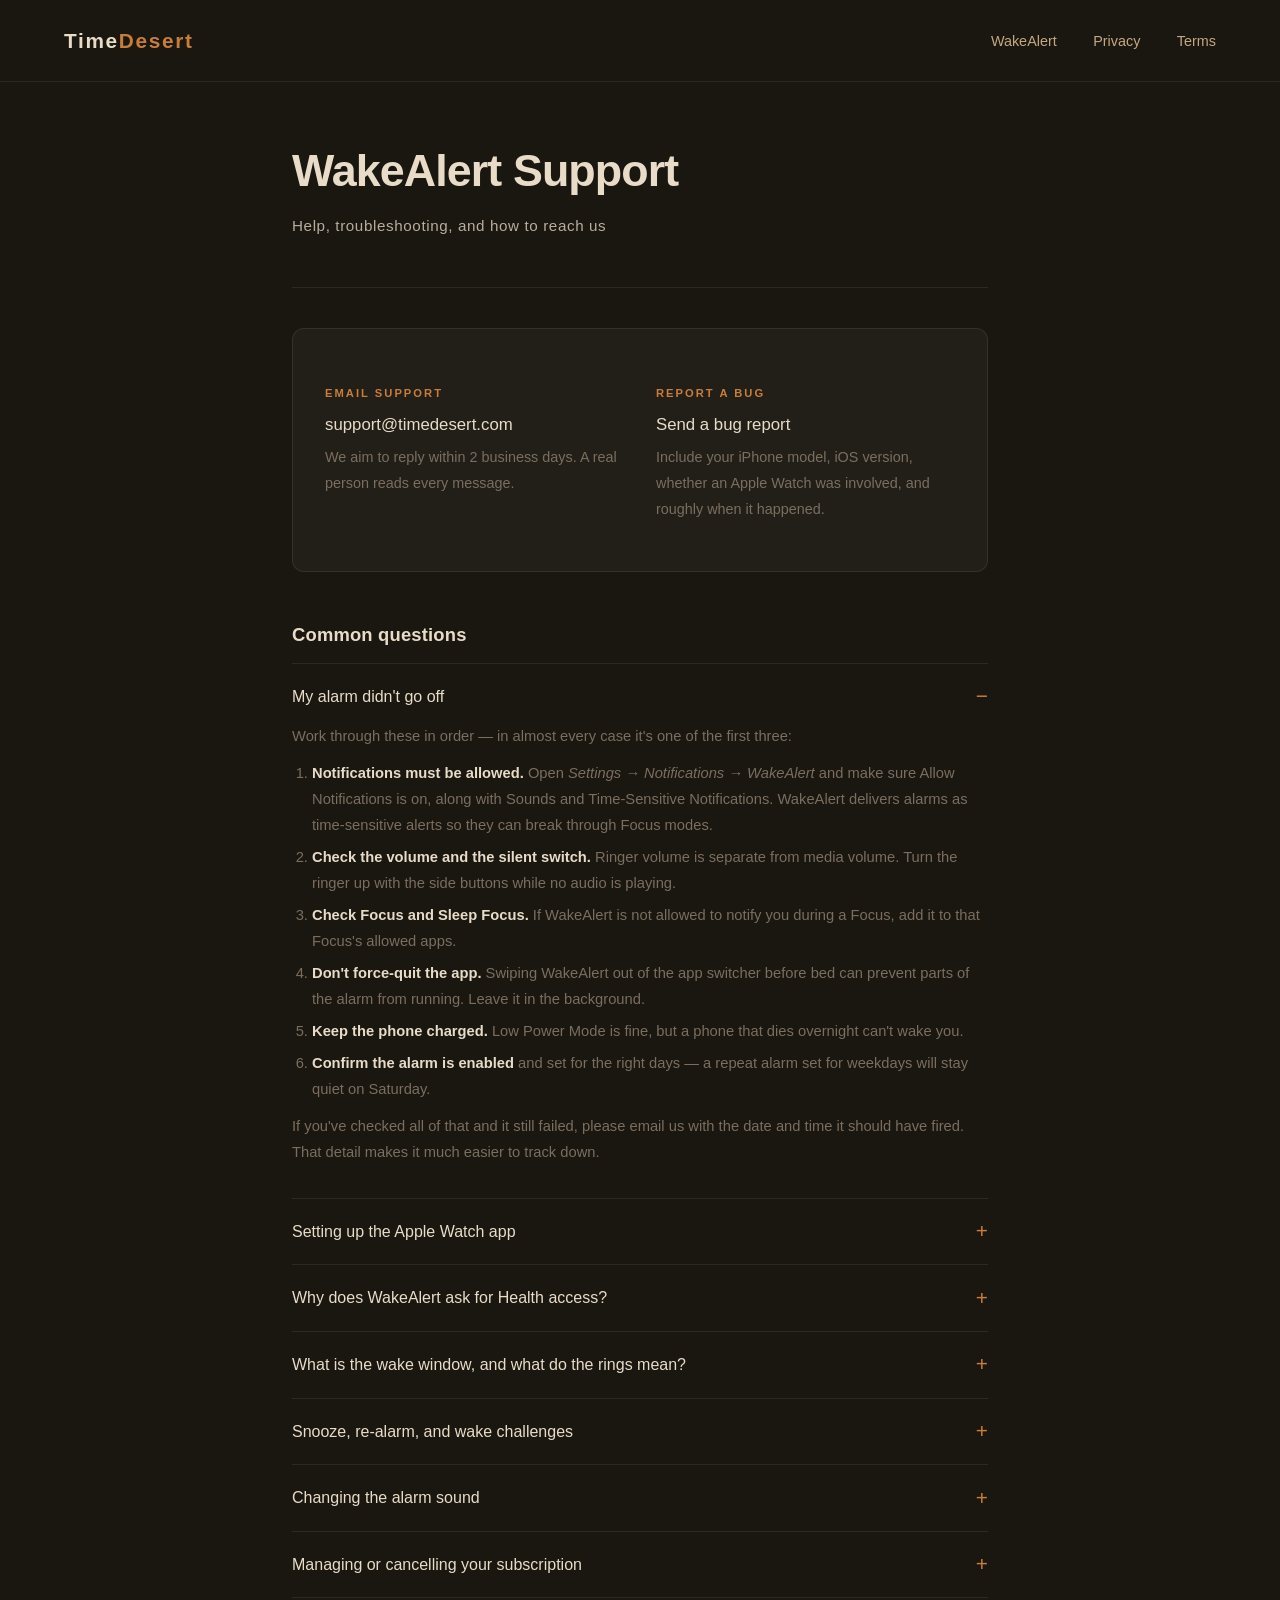
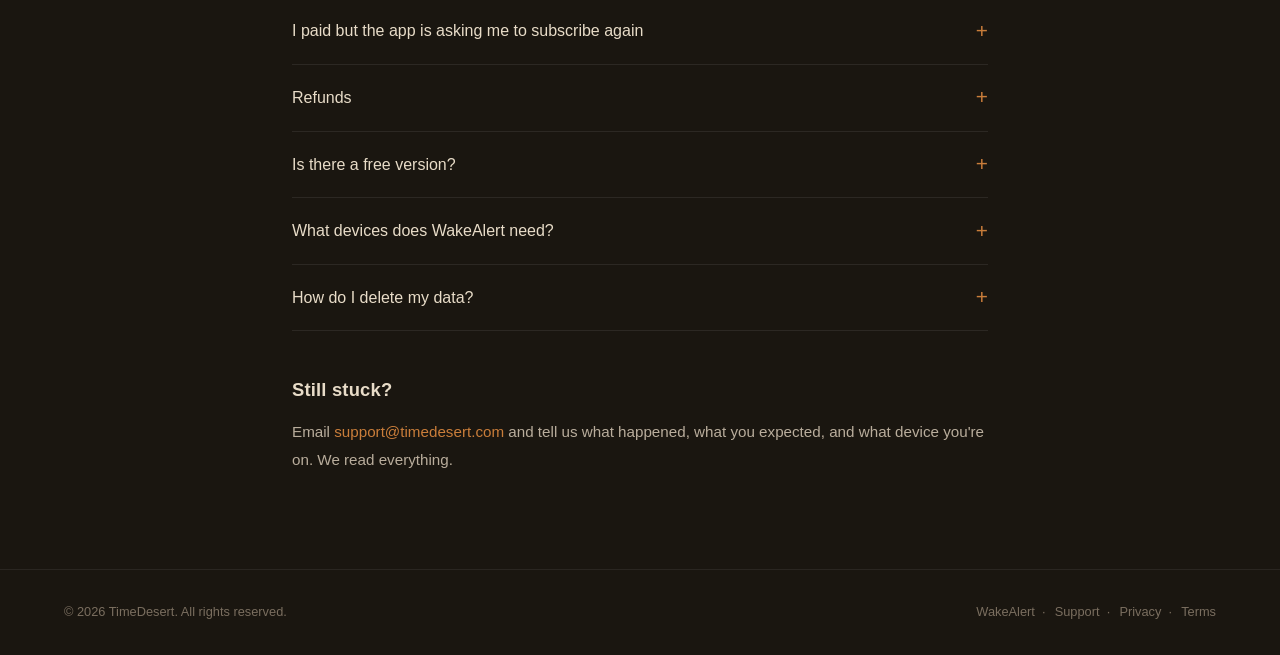
<file: wakealert/support/index.html>
<!DOCTYPE html>
<html lang="en">
<head>
  <meta charset="UTF-8" />
  <meta name="viewport" content="width=device-width, initial-scale=1.0" />
  <title>WakeAlert Support &mdash; TimeDesert</title>
  <meta name="description" content="Help with WakeAlert — alarm troubleshooting, Apple Watch setup, Health permissions, subscriptions, restoring purchases, and how to reach a human." />
  <link rel="stylesheet" href="/assets/site.css" />
</head>
<body>

  <nav>
    <a class="logo" href="/">Time<span>Desert</span></a>
    <div class="nav-links">
      <a href="/wakealert/">WakeAlert</a>
      <a href="/wakealert/privacy/">Privacy</a>
      <a href="/wakealert/terms/">Terms</a>
    </div>
  </nav>

  <main class="doc">
    <div class="doc-head">
      <h1>WakeAlert Support</h1>
      <p class="doc-meta">Help, troubleshooting, and how to reach us</p>
    </div>

    <div class="contact-panel">
      <div>
        <h3>Email support</h3>
        <a href="mailto:support@timedesert.com">support@timedesert.com</a>
        <p>We aim to reply within 2 business days. A real person reads every message.</p>
      </div>
      <div>
        <h3>Report a bug</h3>
        <a href="mailto:support@timedesert.com?subject=WakeAlert%20bug%20report">Send a bug report</a>
        <p>Include your iPhone model, iOS version, whether an Apple Watch was involved, and roughly when it happened.</p>
      </div>
    </div>

    <h2>Common questions</h2>

    <div class="faq">

      <details open>
        <summary>My alarm didn't go off</summary>
        <div class="answer">
          <p>Work through these in order &mdash; in almost every case it's one of the first three:</p>
          <ol>
            <li><strong>Notifications must be allowed.</strong> Open <em>Settings &rarr; Notifications &rarr; WakeAlert</em> and make sure Allow Notifications is on, along with Sounds and Time-Sensitive Notifications. WakeAlert delivers alarms as time-sensitive alerts so they can break through Focus modes.</li>
            <li><strong>Check the volume and the silent switch.</strong> Ringer volume is separate from media volume. Turn the ringer up with the side buttons while no audio is playing.</li>
            <li><strong>Check Focus and Sleep Focus.</strong> If WakeAlert is not allowed to notify you during a Focus, add it to that Focus's allowed apps.</li>
            <li><strong>Don't force-quit the app.</strong> Swiping WakeAlert out of the app switcher before bed can prevent parts of the alarm from running. Leave it in the background.</li>
            <li><strong>Keep the phone charged.</strong> Low Power Mode is fine, but a phone that dies overnight can't wake you.</li>
            <li><strong>Confirm the alarm is enabled</strong> and set for the right days &mdash; a repeat alarm set for weekdays will stay quiet on Saturday.</li>
          </ol>
          <p>If you've checked all of that and it still failed, please email us with the date and time it should have fired. That detail makes it much easier to track down.</p>
        </div>
      </details>

      <details>
        <summary>Setting up the Apple Watch app</summary>
        <div class="answer">
          <p>The Watch app is optional, but it's what makes pulse-confirmed wake detection and wrist haptics possible.</p>
          <ol>
            <li>Install WakeAlert on your watch from the <em>Watch</em> app on your iPhone, under <em>Available Apps</em>.</li>
            <li>Open WakeAlert on the watch once, so it can pair with the phone app.</li>
            <li>Grant Health and Motion permissions when the watch asks.</li>
            <li>Back on the phone, open <em>Settings &rarr; Wake tracking</em> and use the test button to confirm the two are talking to each other.</li>
          </ol>
          <p>If the phone doesn't see the watch, make sure both devices are unlocked, on the same Wi-Fi or in Bluetooth range, and that the watch app has been opened at least once since installing.</p>
        </div>
      </details>

      <details>
        <summary>Why does WakeAlert ask for Health access?</summary>
        <div class="answer">
          <p>To tell whether you actually woke up. After you silence an alarm, the Watch app samples your heart rate during your wake window &mdash; a settled, sleep-like pulse combined with no wrist motion is the signal that you've drifted off again, which is when WakeAlert rings a second time.</p>
          <p>It only reads heart rate and resting heart rate, only around alarm time, and the data never leaves your devices. It writes nothing to the Health app. You can decline and still use WakeAlert as a normal alarm. Full details are in the <a href="/wakealert/privacy/">Privacy Policy</a>.</p>
        </div>
      </details>

      <details>
        <summary>What is the wake window, and what do the rings mean?</summary>
        <div class="answer">
          <p>The wake window is how long WakeAlert keeps checking on you after you silence the alarm &mdash; adjustable from 1 to 30 minutes in <em>Settings &rarr; Wake tracking</em>. During that window the watch (or the phone, if you have no watch) looks for signs you're up.</p>
          <p>The rings on the watch face show progress through that window and how confident WakeAlert is that you're awake. Tap the info button next to Wake tracking in the app's settings for a live explanation of each ring.</p>
        </div>
      </details>

      <details>
        <summary>Snooze, re-alarm, and wake challenges</summary>
        <div class="answer">
          <ul>
            <li><strong>Snooze</strong> is how long the alarm goes quiet when you deliberately tap Snooze (1&ndash;30 minutes).</li>
            <li><strong>Re-alarm</strong> is what happens when you tap nothing at all &mdash; the alarm sounds again after this interval, and it also paces the wake-tracking checks.</li>
            <li><strong>Wake challenges</strong> require real movement before the alarm will stop. If you'd rather not have them, turn them off in the app's settings. Please don't attempt one if you're unsteady on your feet.</li>
          </ul>
        </div>
      </details>

      <details>
        <summary>Changing the alarm sound</summary>
        <div class="answer">
          <p>Open an alarm and tap the sound row to preview and choose from the 15 built-in sounds. Custom sounds and music aren't supported &mdash; iOS restricts what an app can play as an alarm from the background, and the bundled sounds are the ones we can guarantee will actually play.</p>
        </div>
      </details>

      <details>
        <summary>Managing or cancelling your subscription</summary>
        <div class="answer">
          <p>Subscriptions are billed by Apple, so they're managed in your Apple Account:</p>
          <ol>
            <li>Open the iPhone <em>Settings</em> app.</li>
            <li>Tap your name at the top, then <em>Subscriptions</em>.</li>
            <li>Select <strong>WakeAlert</strong> and choose a new plan or cancel.</li>
          </ol>
          <p>You can also get there from inside WakeAlert: <em>Settings &rarr; Manage subscription</em>. Cancelling stops future renewals and you keep access until the current period ends. To avoid being charged for a renewal, cancel at least 24 hours before the period ends.</p>
          <p>The Lifetime purchase is a one-time payment &mdash; there's nothing to cancel.</p>
        </div>
      </details>

      <details>
        <summary>I paid but the app is asking me to subscribe again</summary>
        <div class="answer">
          <p>Open <em>Settings</em> in WakeAlert and tap <strong>Restore purchases</strong>. That asks Apple which entitlements your Apple Account holds and re-unlocks the app.</p>
          <p>If it still doesn't unlock, check that you're signed in with the same Apple Account you bought it with (<em>Settings &rarr; your name &rarr; Media &amp; Purchases</em>), and that you have a network connection so the check can complete. Email us if it persists &mdash; include the Apple Account email used for the purchase and we'll help you sort it out.</p>
        </div>
      </details>

      <details>
        <summary>Refunds</summary>
        <div class="answer">
          <p>All purchases go through Apple, and only Apple can issue a refund. Request one at <a href="https://reportaproblem.apple.com">reportaproblem.apple.com</a> with the Apple Account you purchased with.</p>
          <p>We'd still like to hear from you first if something isn't working &mdash; more often than not it's a fixable setting.</p>
        </div>
      </details>

      <details>
        <summary>Is there a free version?</summary>
        <div class="answer">
          <p>There's no permanently free tier. The yearly plan starts with a 7-day free trial so you can put it through a full week of real mornings before you're charged, and you can cancel during the trial at no cost. Full pricing details are on the <a href="/wakealert/">WakeAlert page</a>.</p>
        </div>
      </details>

      <details>
        <summary>What devices does WakeAlert need?</summary>
        <div class="answer">
          <p>An iPhone running iOS 17.6 or later. An Apple Watch running watchOS 10.6 or later is optional, and unlocks wrist haptics plus heart-rate-based wake confirmation. Without a watch, the phone handles wake tracking on its own.</p>
        </div>
      </details>

      <details>
        <summary>How do I delete my data?</summary>
        <div class="answer">
          <p>Delete the app. WakeAlert stores everything &mdash; alarms, settings, wake history &mdash; on your own device, and deleting the app removes it. There's no account to close and no copy on a server, because we don't run one. See the <a href="/wakealert/privacy/">Privacy Policy</a>.</p>
        </div>
      </details>

    </div>

    <h2>Still stuck?</h2>
    <p>Email <a href="mailto:support@timedesert.com">support@timedesert.com</a> and tell us what happened, what you expected, and what device you're on. We read everything.</p>
  </main>

  <footer>
    <span>&copy; 2026 TimeDesert. All rights reserved.</span>
    <span class="links">
      <a href="/wakealert/">WakeAlert</a> &nbsp;&middot;
      <a href="/wakealert/support/">Support</a> &nbsp;&middot;
      <a href="/wakealert/privacy/">Privacy</a> &nbsp;&middot;
      <a href="/wakealert/terms/">Terms</a>
    </span>
  </footer>

</body>
</html>
</file>
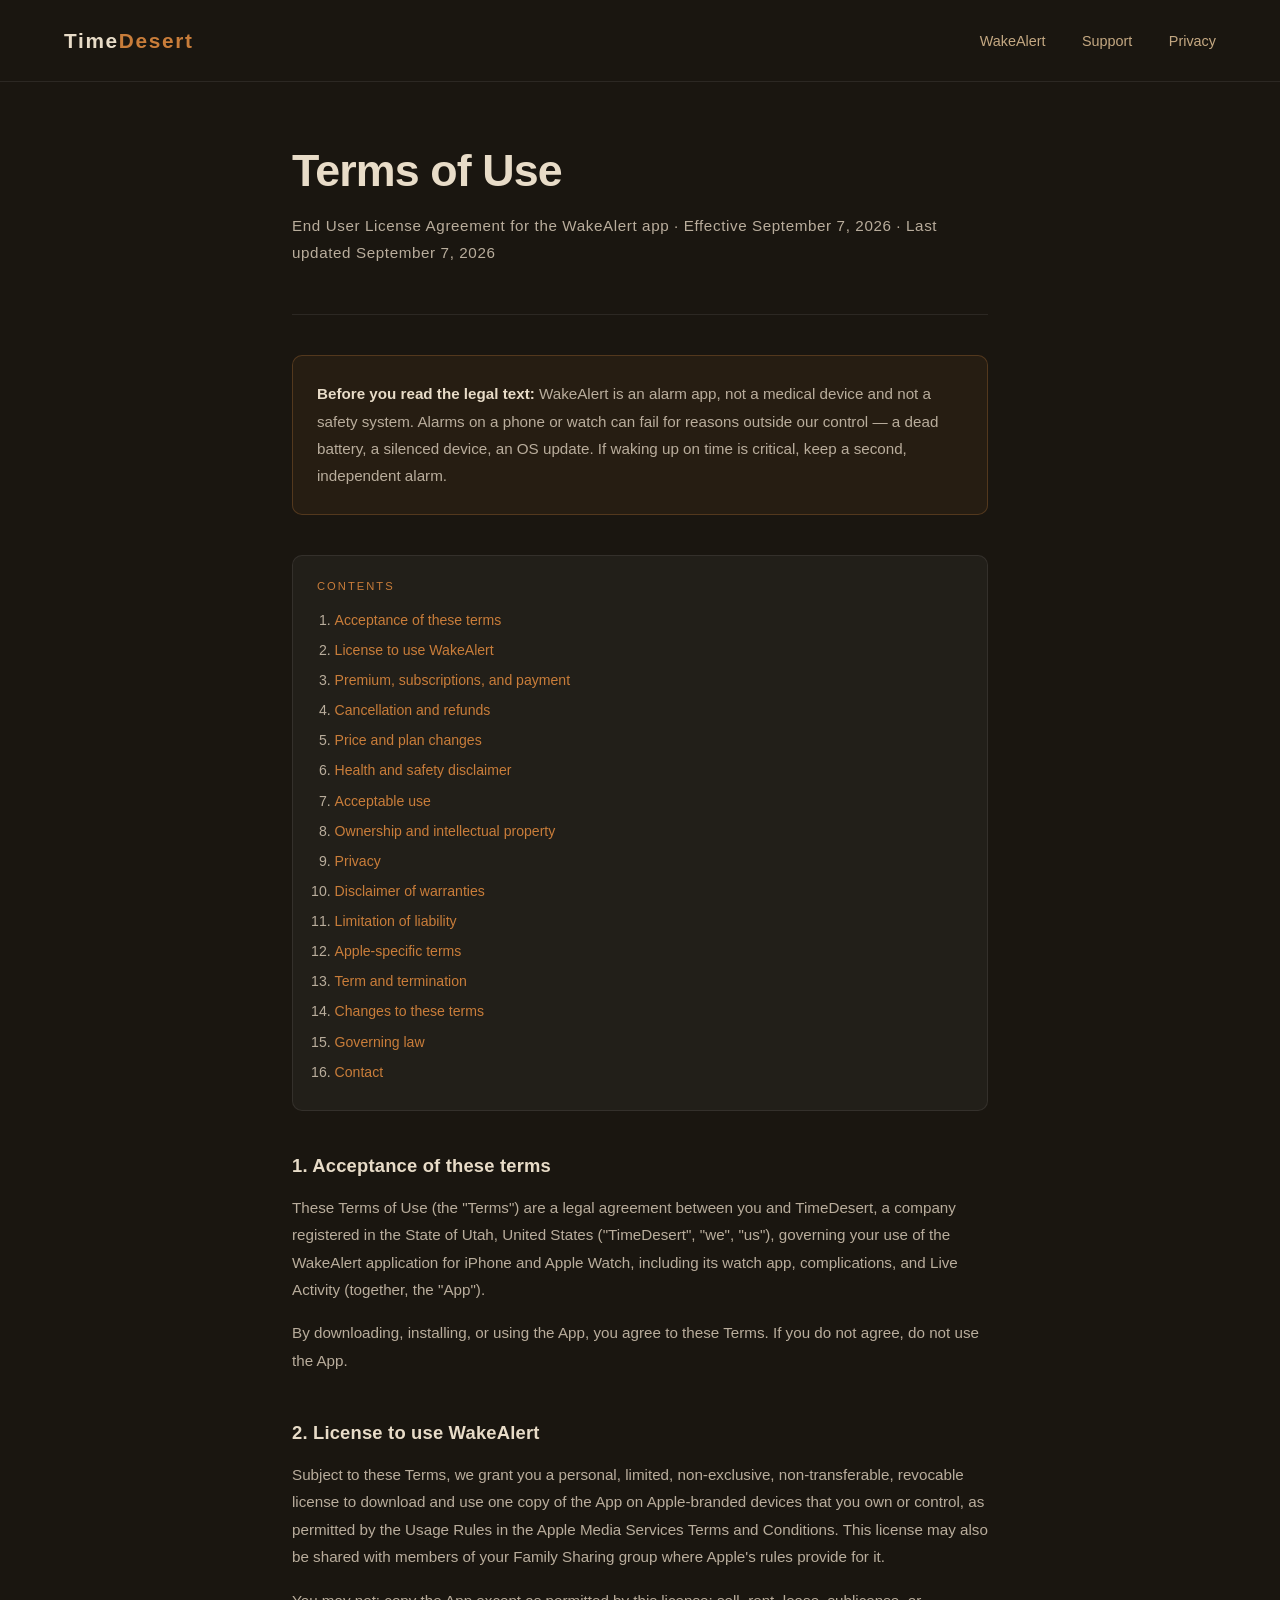
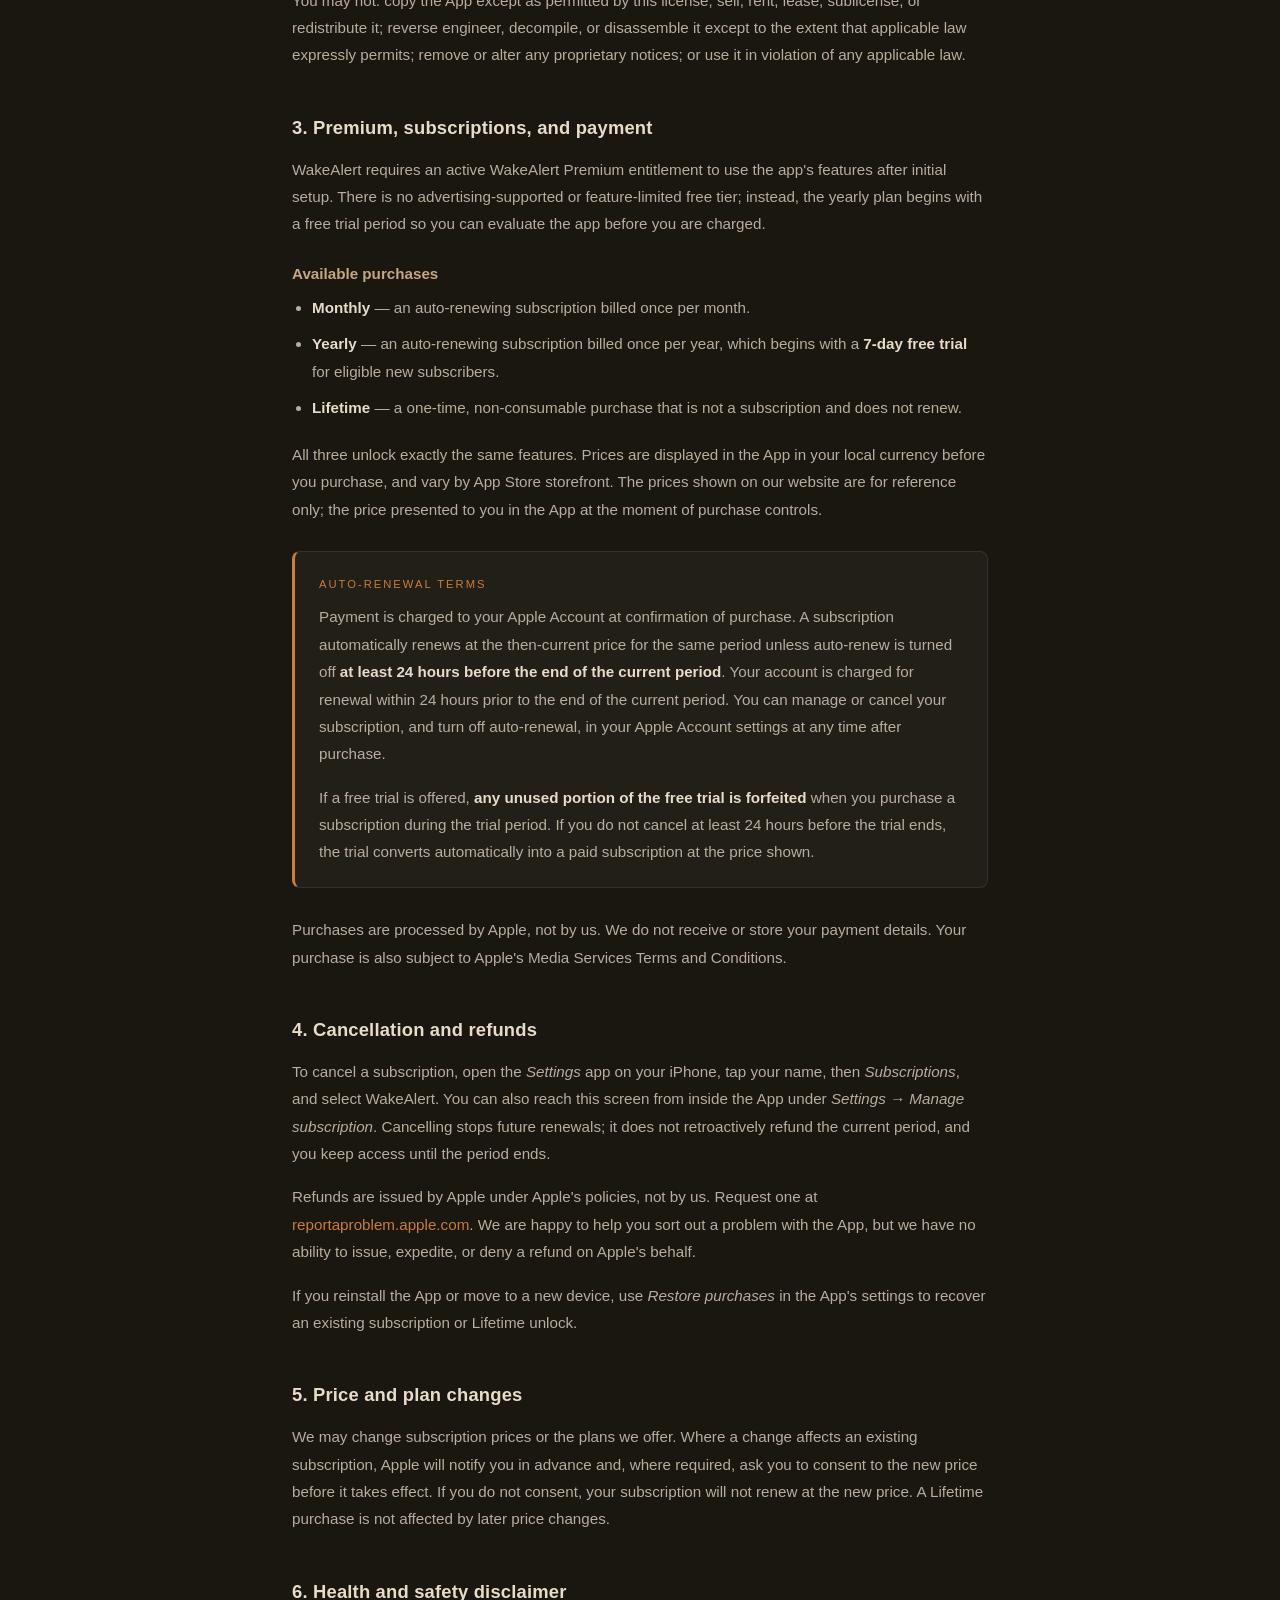
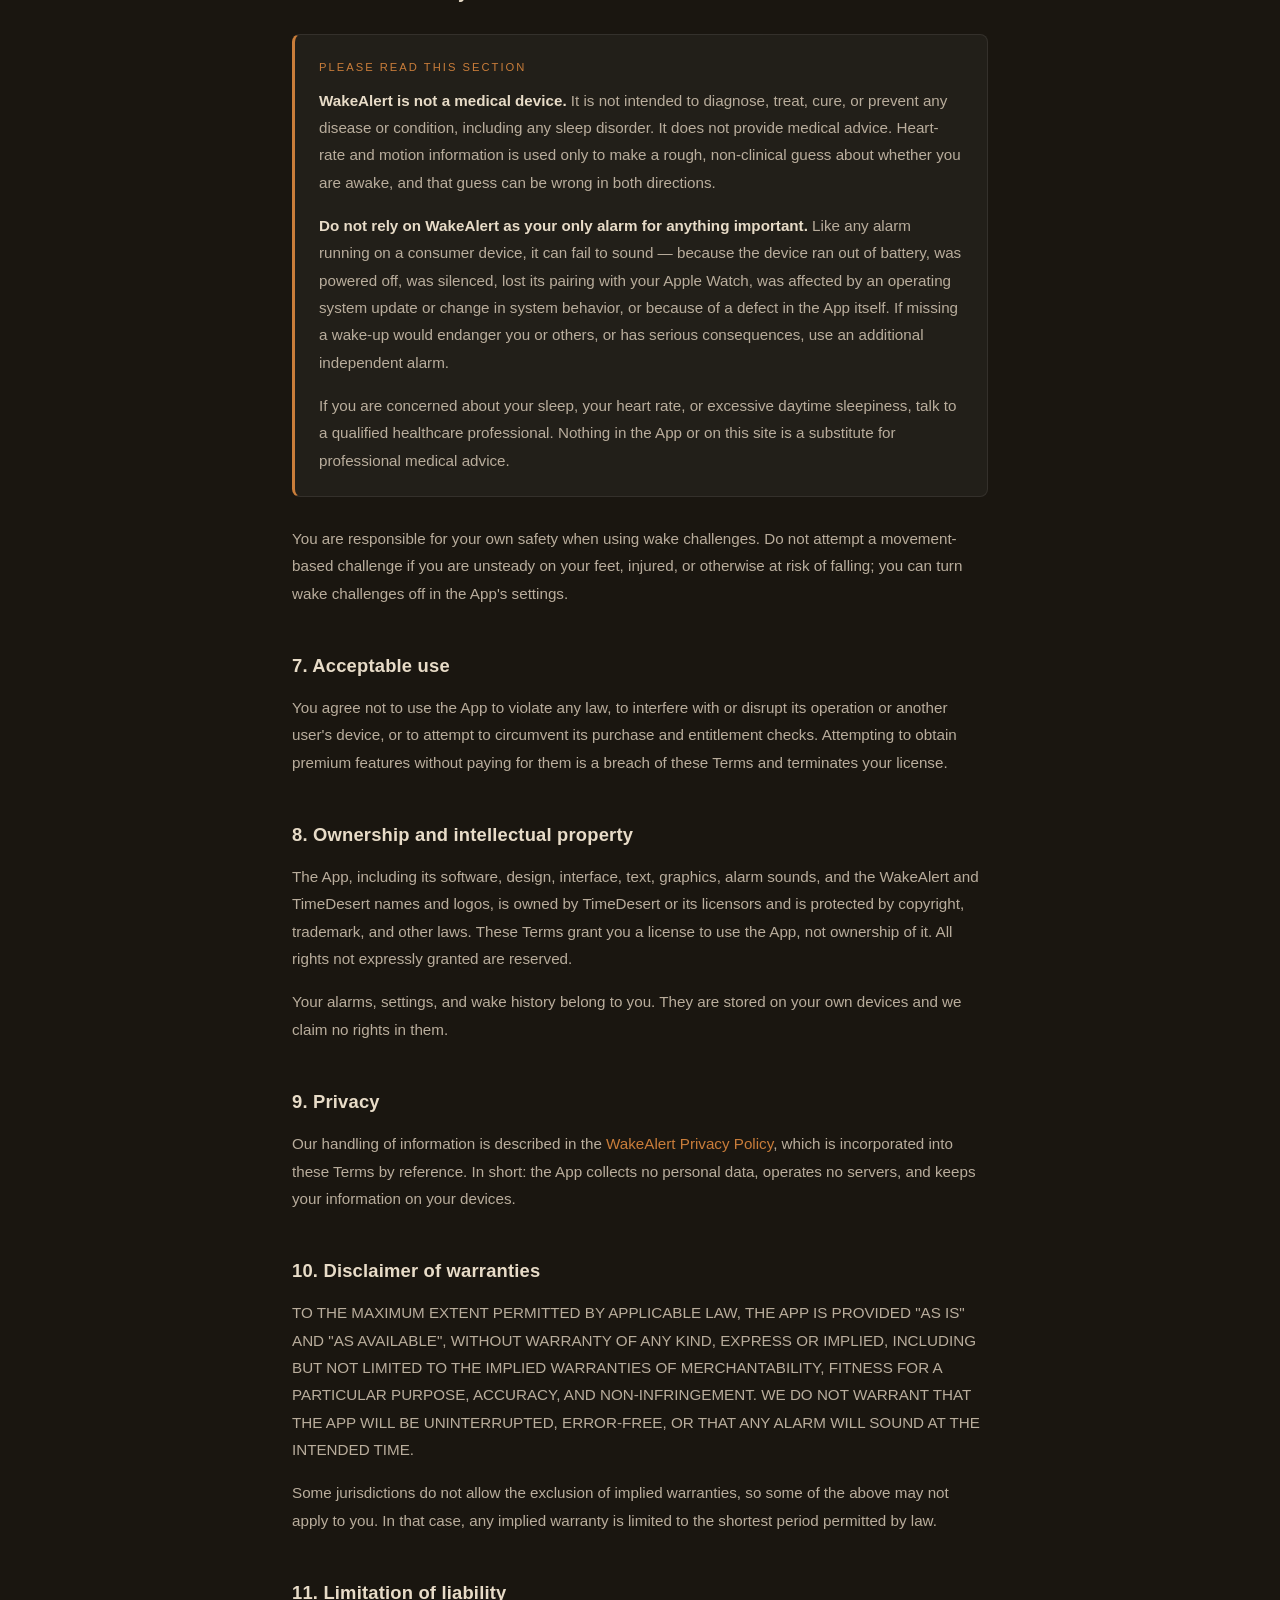
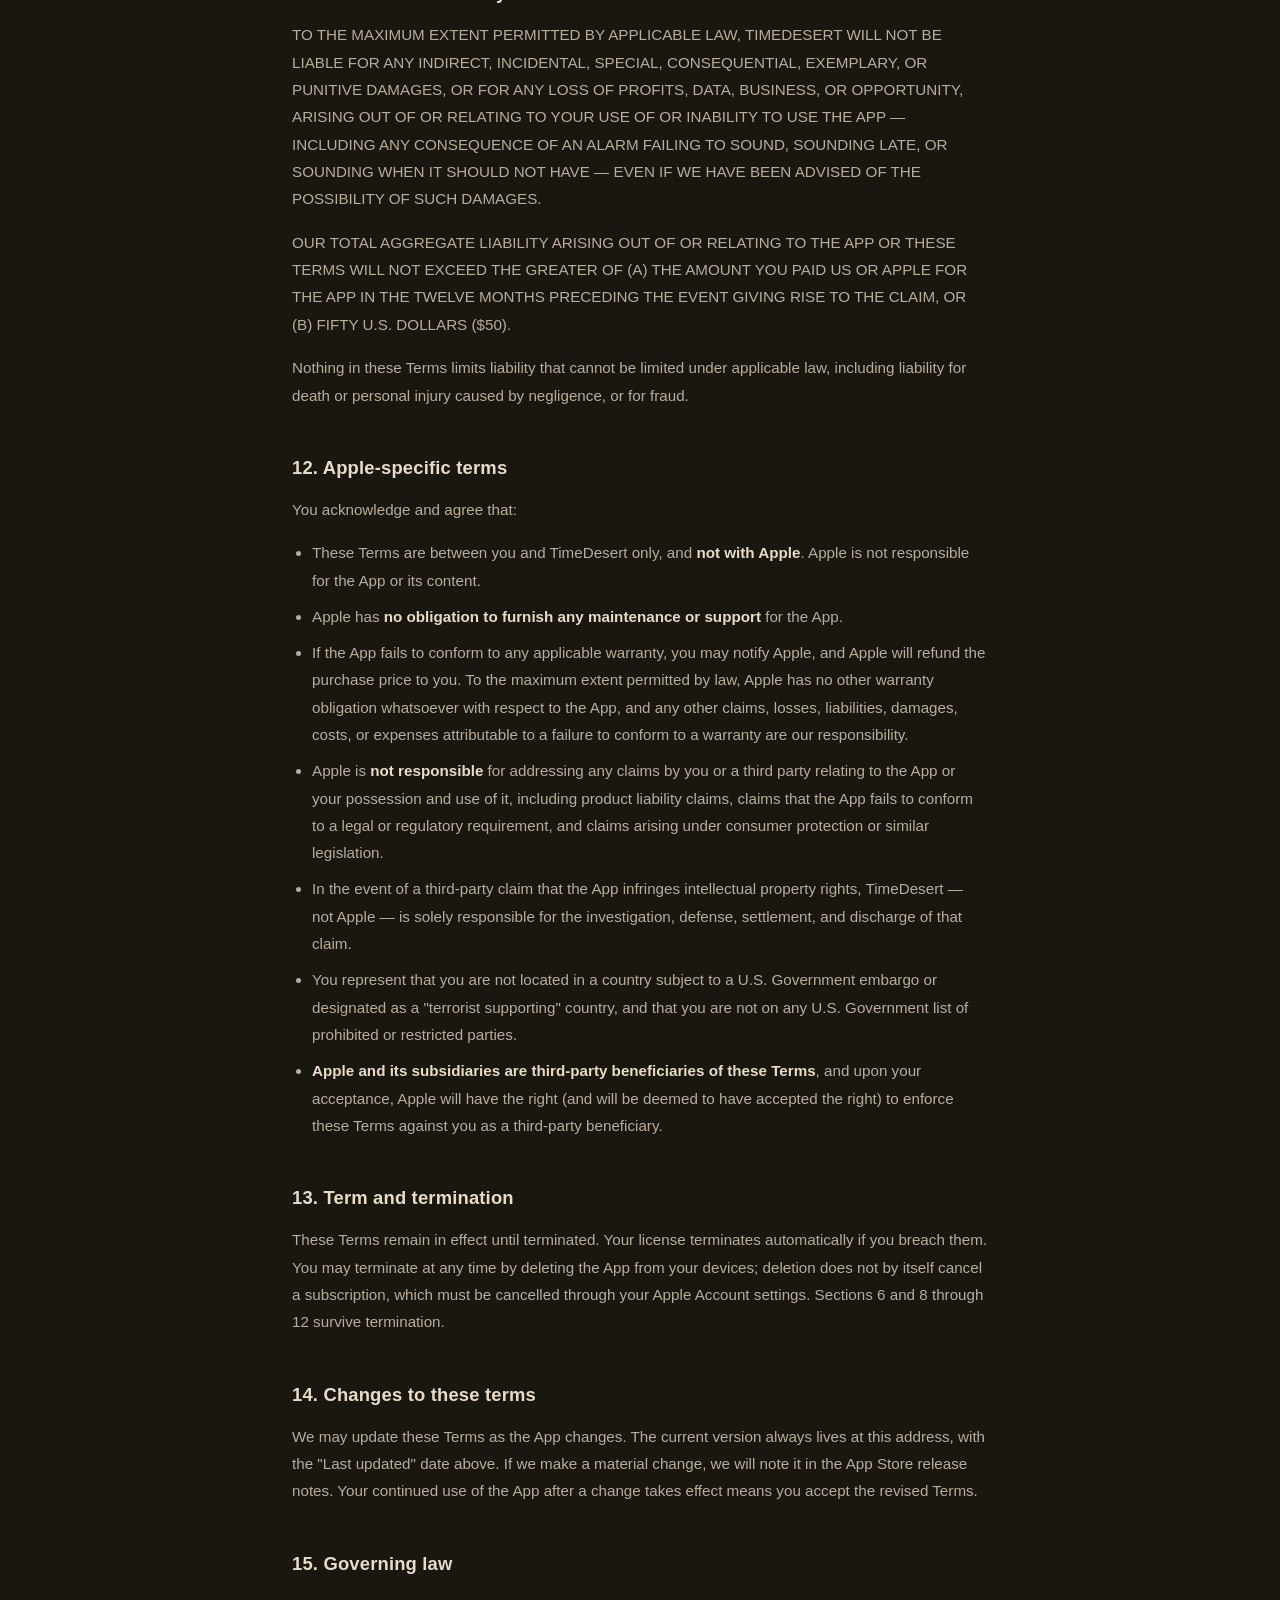
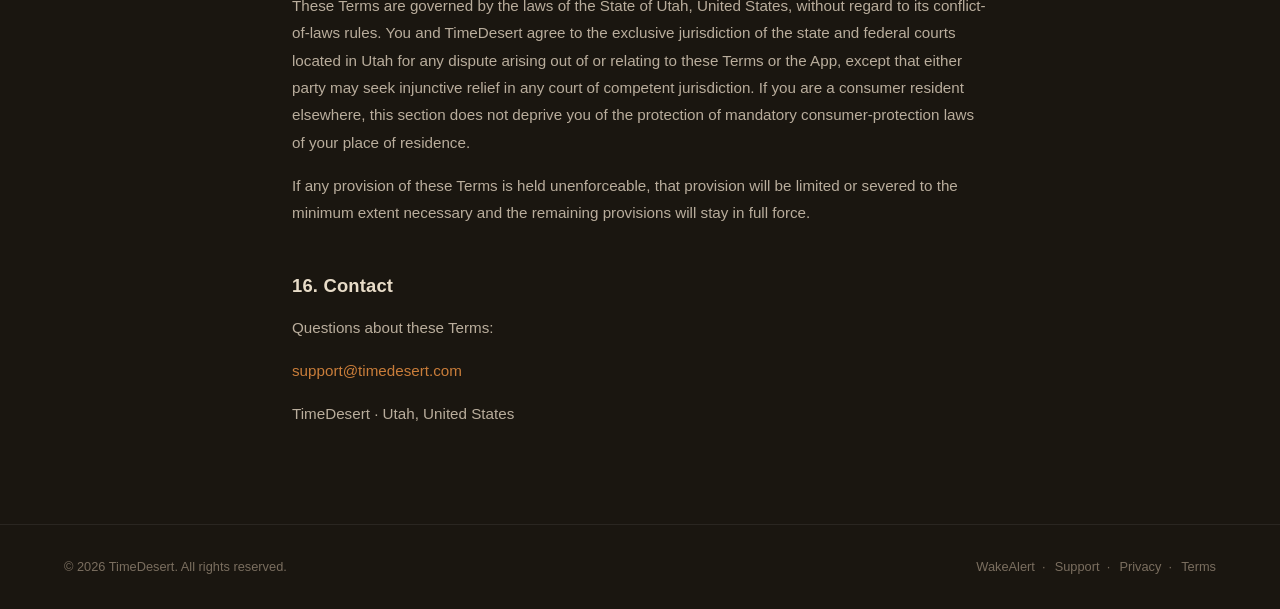
<file: wakealert/terms/index.html>
<!DOCTYPE html>
<html lang="en">
<head>
  <meta charset="UTF-8" />
  <meta name="viewport" content="width=device-width, initial-scale=1.0" />
  <title>WakeAlert Terms of Use &mdash; TimeDesert</title>
  <meta name="description" content="WakeAlert Terms of Use and End User License Agreement — subscription terms, safety disclaimers, and the license under which WakeAlert is provided." />
  <link rel="stylesheet" href="/assets/site.css" />
</head>
<body>

  <nav>
    <a class="logo" href="/">Time<span>Desert</span></a>
    <div class="nav-links">
      <a href="/wakealert/">WakeAlert</a>
      <a href="/wakealert/support/">Support</a>
      <a href="/wakealert/privacy/">Privacy</a>
    </div>
  </nav>

  <main class="doc">
    <div class="doc-head">
      <h1>Terms of Use</h1>
      <p class="doc-meta">End User License Agreement for the WakeAlert app &middot; Effective September 7, 2026 &middot; Last updated September 7, 2026</p>
    </div>

    <div class="summary-box">
      <p><strong>Before you read the legal text:</strong> WakeAlert is an alarm app, not a medical device and not a safety system. Alarms on a phone or watch can fail for reasons outside our control &mdash; a dead battery, a silenced device, an OS update. If waking up on time is critical, keep a second, independent alarm.</p>
    </div>

    <div class="toc">
      <p>Contents</p>
      <ol>
        <li><a href="#acceptance">Acceptance of these terms</a></li>
        <li><a href="#license">License to use WakeAlert</a></li>
        <li><a href="#subscriptions">Premium, subscriptions, and payment</a></li>
        <li><a href="#cancellation">Cancellation and refunds</a></li>
        <li><a href="#price-changes">Price and plan changes</a></li>
        <li><a href="#safety">Health and safety disclaimer</a></li>
        <li><a href="#acceptable-use">Acceptable use</a></li>
        <li><a href="#ip">Ownership and intellectual property</a></li>
        <li><a href="#privacy">Privacy</a></li>
        <li><a href="#warranty">Disclaimer of warranties</a></li>
        <li><a href="#liability">Limitation of liability</a></li>
        <li><a href="#apple">Apple-specific terms</a></li>
        <li><a href="#termination">Term and termination</a></li>
        <li><a href="#changes">Changes to these terms</a></li>
        <li><a href="#law">Governing law</a></li>
        <li><a href="#contact">Contact</a></li>
      </ol>
    </div>

    <h2 id="acceptance">1. Acceptance of these terms</h2>
    <p>These Terms of Use (the "Terms") are a legal agreement between you and TimeDesert, a company registered in the State of Utah, United States ("TimeDesert", "we", "us"), governing your use of the WakeAlert application for iPhone and Apple Watch, including its watch app, complications, and Live Activity (together, the "App").</p>
    <p>By downloading, installing, or using the App, you agree to these Terms. If you do not agree, do not use the App.</p>

    <h2 id="license">2. License to use WakeAlert</h2>
    <p>Subject to these Terms, we grant you a personal, limited, non-exclusive, non-transferable, revocable license to download and use one copy of the App on Apple-branded devices that you own or control, as permitted by the Usage Rules in the Apple Media Services Terms and Conditions. This license may also be shared with members of your Family Sharing group where Apple's rules provide for it.</p>
    <p>You may not: copy the App except as permitted by this license; sell, rent, lease, sublicense, or redistribute it; reverse engineer, decompile, or disassemble it except to the extent that applicable law expressly permits; remove or alter any proprietary notices; or use it in violation of any applicable law.</p>

    <h2 id="subscriptions">3. Premium, subscriptions, and payment</h2>
    <p>WakeAlert requires an active WakeAlert Premium entitlement to use the app's features after initial setup. There is no advertising-supported or feature-limited free tier; instead, the yearly plan begins with a free trial period so you can evaluate the app before you are charged.</p>

    <h3>Available purchases</h3>
    <ul>
      <li><strong>Monthly</strong> &mdash; an auto-renewing subscription billed once per month.</li>
      <li><strong>Yearly</strong> &mdash; an auto-renewing subscription billed once per year, which begins with a <strong>7-day free trial</strong> for eligible new subscribers.</li>
      <li><strong>Lifetime</strong> &mdash; a one-time, non-consumable purchase that is not a subscription and does not renew.</li>
    </ul>
    <p>All three unlock exactly the same features. Prices are displayed in the App in your local currency before you purchase, and vary by App Store storefront. The prices shown on our website are for reference only; the price presented to you in the App at the moment of purchase controls.</p>

    <div class="callout">
      <p class="callout-title">Auto-renewal terms</p>
      <p>Payment is charged to your Apple Account at confirmation of purchase. A subscription automatically renews at the then-current price for the same period unless auto-renew is turned off <strong>at least 24 hours before the end of the current period</strong>. Your account is charged for renewal within 24 hours prior to the end of the current period. You can manage or cancel your subscription, and turn off auto-renewal, in your Apple Account settings at any time after purchase.</p>
      <p>If a free trial is offered, <strong>any unused portion of the free trial is forfeited</strong> when you purchase a subscription during the trial period. If you do not cancel at least 24 hours before the trial ends, the trial converts automatically into a paid subscription at the price shown.</p>
    </div>

    <p>Purchases are processed by Apple, not by us. We do not receive or store your payment details. Your purchase is also subject to Apple's Media Services Terms and Conditions.</p>

    <h2 id="cancellation">4. Cancellation and refunds</h2>
    <p>To cancel a subscription, open the <em>Settings</em> app on your iPhone, tap your name, then <em>Subscriptions</em>, and select WakeAlert. You can also reach this screen from inside the App under <em>Settings &rarr; Manage subscription</em>. Cancelling stops future renewals; it does not retroactively refund the current period, and you keep access until the period ends.</p>
    <p>Refunds are issued by Apple under Apple's policies, not by us. Request one at <a href="https://reportaproblem.apple.com">reportaproblem.apple.com</a>. We are happy to help you sort out a problem with the App, but we have no ability to issue, expedite, or deny a refund on Apple's behalf.</p>
    <p>If you reinstall the App or move to a new device, use <em>Restore purchases</em> in the App's settings to recover an existing subscription or Lifetime unlock.</p>

    <h2 id="price-changes">5. Price and plan changes</h2>
    <p>We may change subscription prices or the plans we offer. Where a change affects an existing subscription, Apple will notify you in advance and, where required, ask you to consent to the new price before it takes effect. If you do not consent, your subscription will not renew at the new price. A Lifetime purchase is not affected by later price changes.</p>

    <h2 id="safety">6. Health and safety disclaimer</h2>
    <div class="callout">
      <p class="callout-title">Please read this section</p>
      <p><strong>WakeAlert is not a medical device.</strong> It is not intended to diagnose, treat, cure, or prevent any disease or condition, including any sleep disorder. It does not provide medical advice. Heart-rate and motion information is used only to make a rough, non-clinical guess about whether you are awake, and that guess can be wrong in both directions.</p>
      <p><strong>Do not rely on WakeAlert as your only alarm for anything important.</strong> Like any alarm running on a consumer device, it can fail to sound &mdash; because the device ran out of battery, was powered off, was silenced, lost its pairing with your Apple Watch, was affected by an operating system update or change in system behavior, or because of a defect in the App itself. If missing a wake-up would endanger you or others, or has serious consequences, use an additional independent alarm.</p>
      <p>If you are concerned about your sleep, your heart rate, or excessive daytime sleepiness, talk to a qualified healthcare professional. Nothing in the App or on this site is a substitute for professional medical advice.</p>
    </div>
    <p>You are responsible for your own safety when using wake challenges. Do not attempt a movement-based challenge if you are unsteady on your feet, injured, or otherwise at risk of falling; you can turn wake challenges off in the App's settings.</p>

    <h2 id="acceptable-use">7. Acceptable use</h2>
    <p>You agree not to use the App to violate any law, to interfere with or disrupt its operation or another user's device, or to attempt to circumvent its purchase and entitlement checks. Attempting to obtain premium features without paying for them is a breach of these Terms and terminates your license.</p>

    <h2 id="ip">8. Ownership and intellectual property</h2>
    <p>The App, including its software, design, interface, text, graphics, alarm sounds, and the WakeAlert and TimeDesert names and logos, is owned by TimeDesert or its licensors and is protected by copyright, trademark, and other laws. These Terms grant you a license to use the App, not ownership of it. All rights not expressly granted are reserved.</p>
    <p>Your alarms, settings, and wake history belong to you. They are stored on your own devices and we claim no rights in them.</p>

    <h2 id="privacy">9. Privacy</h2>
    <p>Our handling of information is described in the <a href="/wakealert/privacy/">WakeAlert Privacy Policy</a>, which is incorporated into these Terms by reference. In short: the App collects no personal data, operates no servers, and keeps your information on your devices.</p>

    <h2 id="warranty">10. Disclaimer of warranties</h2>
    <p>TO THE MAXIMUM EXTENT PERMITTED BY APPLICABLE LAW, THE APP IS PROVIDED "AS IS" AND "AS AVAILABLE", WITHOUT WARRANTY OF ANY KIND, EXPRESS OR IMPLIED, INCLUDING BUT NOT LIMITED TO THE IMPLIED WARRANTIES OF MERCHANTABILITY, FITNESS FOR A PARTICULAR PURPOSE, ACCURACY, AND NON-INFRINGEMENT. WE DO NOT WARRANT THAT THE APP WILL BE UNINTERRUPTED, ERROR-FREE, OR THAT ANY ALARM WILL SOUND AT THE INTENDED TIME.</p>
    <p>Some jurisdictions do not allow the exclusion of implied warranties, so some of the above may not apply to you. In that case, any implied warranty is limited to the shortest period permitted by law.</p>

    <h2 id="liability">11. Limitation of liability</h2>
    <p>TO THE MAXIMUM EXTENT PERMITTED BY APPLICABLE LAW, TIMEDESERT WILL NOT BE LIABLE FOR ANY INDIRECT, INCIDENTAL, SPECIAL, CONSEQUENTIAL, EXEMPLARY, OR PUNITIVE DAMAGES, OR FOR ANY LOSS OF PROFITS, DATA, BUSINESS, OR OPPORTUNITY, ARISING OUT OF OR RELATING TO YOUR USE OF OR INABILITY TO USE THE APP &mdash; INCLUDING ANY CONSEQUENCE OF AN ALARM FAILING TO SOUND, SOUNDING LATE, OR SOUNDING WHEN IT SHOULD NOT HAVE &mdash; EVEN IF WE HAVE BEEN ADVISED OF THE POSSIBILITY OF SUCH DAMAGES.</p>
    <p>OUR TOTAL AGGREGATE LIABILITY ARISING OUT OF OR RELATING TO THE APP OR THESE TERMS WILL NOT EXCEED THE GREATER OF (A) THE AMOUNT YOU PAID US OR APPLE FOR THE APP IN THE TWELVE MONTHS PRECEDING THE EVENT GIVING RISE TO THE CLAIM, OR (B) FIFTY U.S. DOLLARS ($50).</p>
    <p>Nothing in these Terms limits liability that cannot be limited under applicable law, including liability for death or personal injury caused by negligence, or for fraud.</p>

    <h2 id="apple">12. Apple-specific terms</h2>
    <p>You acknowledge and agree that:</p>
    <ul>
      <li>These Terms are between you and TimeDesert only, and <strong>not with Apple</strong>. Apple is not responsible for the App or its content.</li>
      <li>Apple has <strong>no obligation to furnish any maintenance or support</strong> for the App.</li>
      <li>If the App fails to conform to any applicable warranty, you may notify Apple, and Apple will refund the purchase price to you. To the maximum extent permitted by law, Apple has no other warranty obligation whatsoever with respect to the App, and any other claims, losses, liabilities, damages, costs, or expenses attributable to a failure to conform to a warranty are our responsibility.</li>
      <li>Apple is <strong>not responsible</strong> for addressing any claims by you or a third party relating to the App or your possession and use of it, including product liability claims, claims that the App fails to conform to a legal or regulatory requirement, and claims arising under consumer protection or similar legislation.</li>
      <li>In the event of a third-party claim that the App infringes intellectual property rights, TimeDesert &mdash; not Apple &mdash; is solely responsible for the investigation, defense, settlement, and discharge of that claim.</li>
      <li>You represent that you are not located in a country subject to a U.S. Government embargo or designated as a "terrorist supporting" country, and that you are not on any U.S. Government list of prohibited or restricted parties.</li>
      <li><strong>Apple and its subsidiaries are third-party beneficiaries of these Terms</strong>, and upon your acceptance, Apple will have the right (and will be deemed to have accepted the right) to enforce these Terms against you as a third-party beneficiary.</li>
    </ul>

    <h2 id="termination">13. Term and termination</h2>
    <p>These Terms remain in effect until terminated. Your license terminates automatically if you breach them. You may terminate at any time by deleting the App from your devices; deletion does not by itself cancel a subscription, which must be cancelled through your Apple Account settings. Sections 6 and 8 through 12 survive termination.</p>

    <h2 id="changes">14. Changes to these terms</h2>
    <p>We may update these Terms as the App changes. The current version always lives at this address, with the "Last updated" date above. If we make a material change, we will note it in the App Store release notes. Your continued use of the App after a change takes effect means you accept the revised Terms.</p>

    <h2 id="law">15. Governing law</h2>
    <p>These Terms are governed by the laws of the State of Utah, United States, without regard to its conflict-of-laws rules. You and TimeDesert agree to the exclusive jurisdiction of the state and federal courts located in Utah for any dispute arising out of or relating to these Terms or the App, except that either party may seek injunctive relief in any court of competent jurisdiction. If you are a consumer resident elsewhere, this section does not deprive you of the protection of mandatory consumer-protection laws of your place of residence.</p>
    <p>If any provision of these Terms is held unenforceable, that provision will be limited or severed to the minimum extent necessary and the remaining provisions will stay in full force.</p>

    <h2 id="contact">16. Contact</h2>
    <p>Questions about these Terms:</p>
    <p><a href="mailto:support@timedesert.com">support@timedesert.com</a></p>
    <p>TimeDesert &middot; Utah, United States</p>
  </main>

  <footer>
    <span>&copy; 2026 TimeDesert. All rights reserved.</span>
    <span class="links">
      <a href="/wakealert/">WakeAlert</a> &nbsp;&middot;
      <a href="/wakealert/support/">Support</a> &nbsp;&middot;
      <a href="/wakealert/privacy/">Privacy</a> &nbsp;&middot;
      <a href="/wakealert/terms/">Terms</a>
    </span>
  </footer>

</body>
</html>
</file>
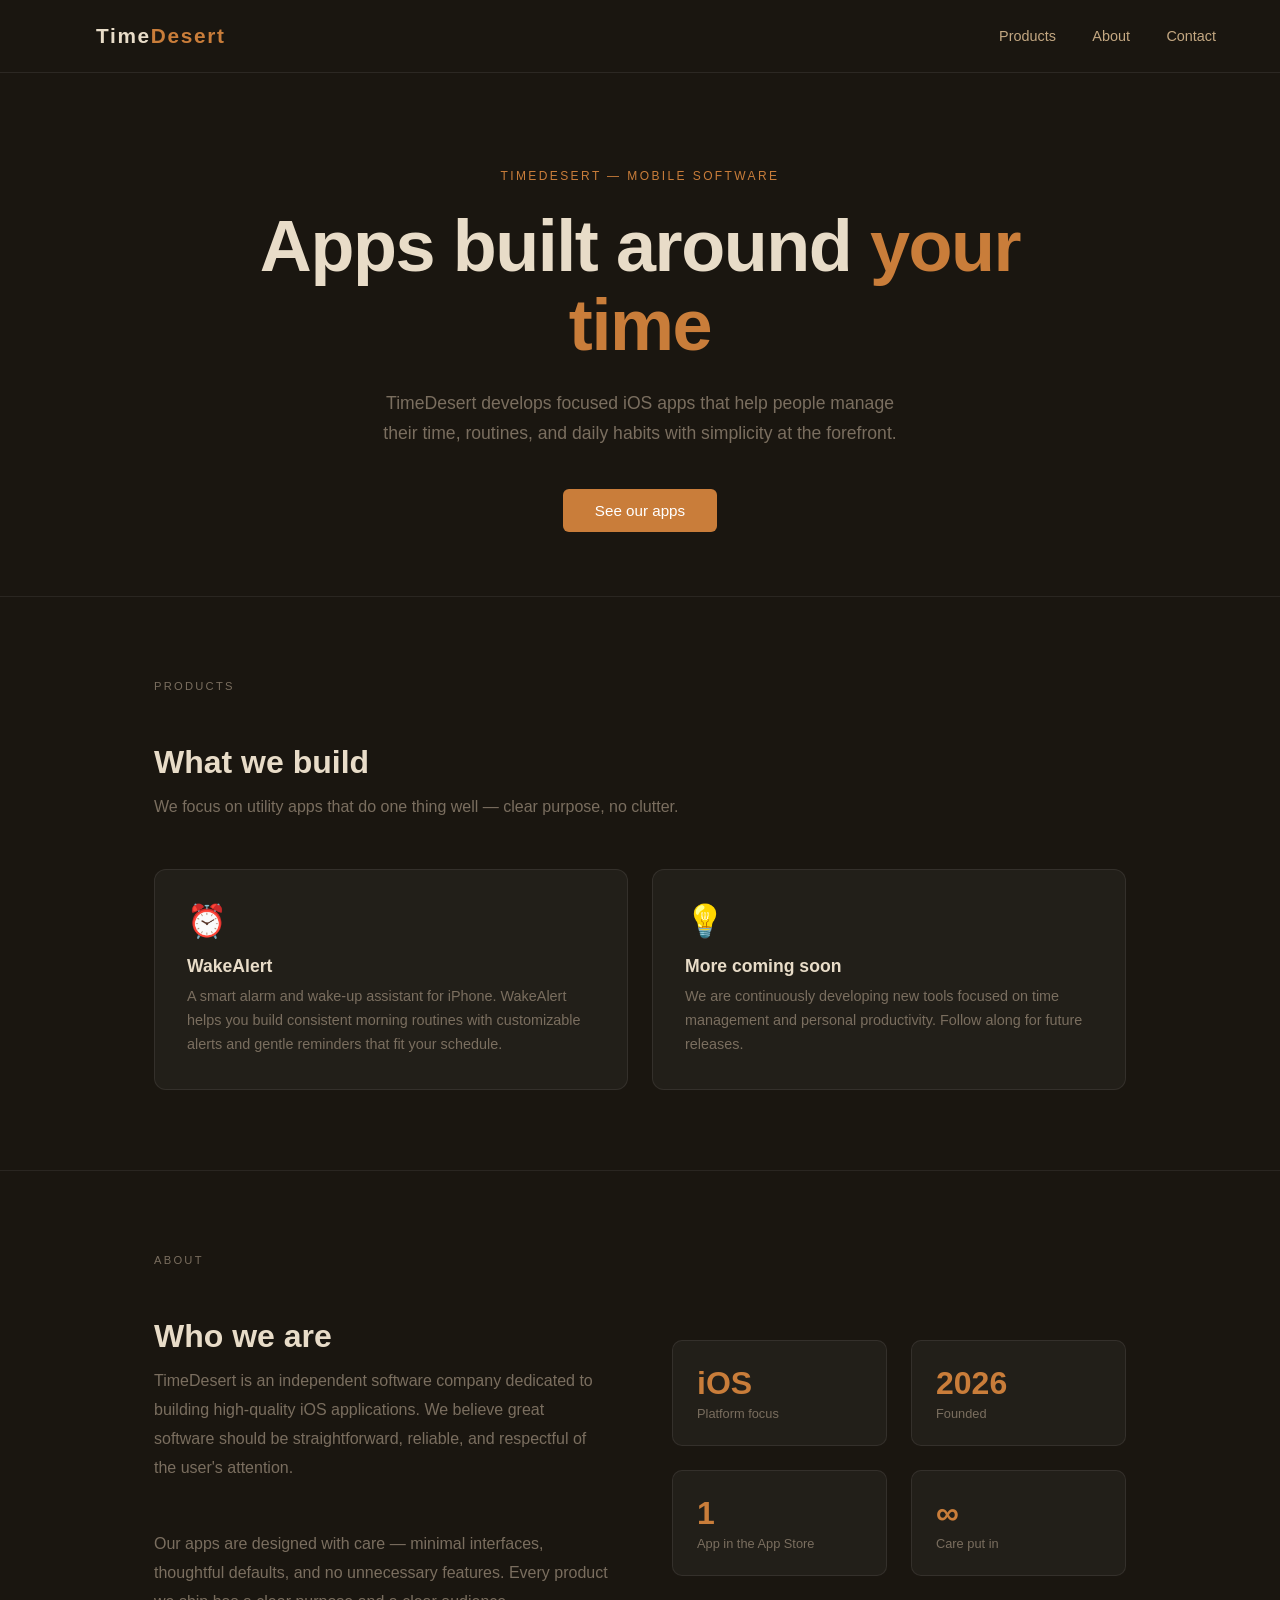
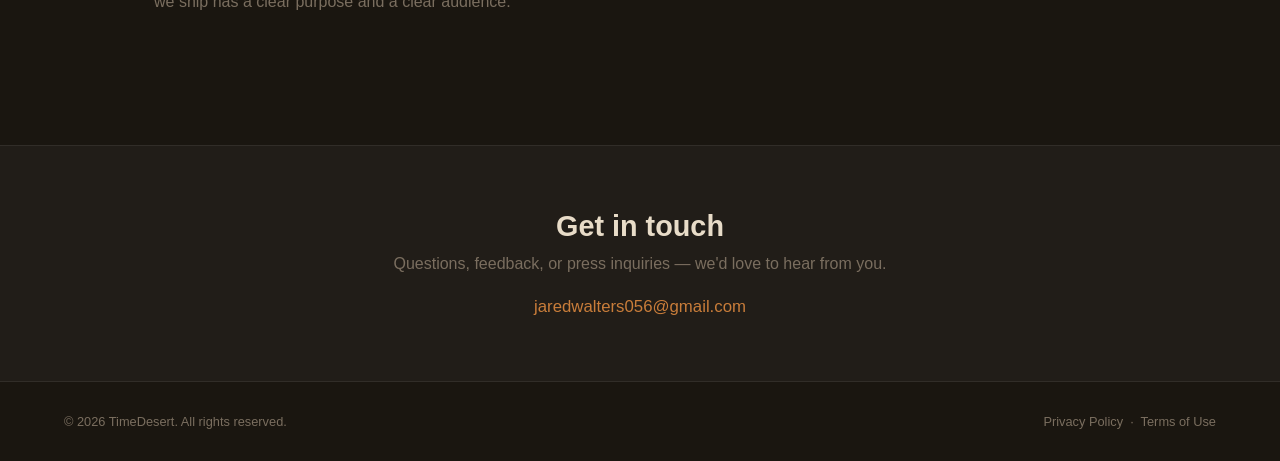
<file: root.html>
<!DOCTYPE html>
<html lang="en">
<head>
  <meta charset="UTF-8" />
  <meta name="viewport" content="width=device-width, initial-scale=1.0" />
  <title>TimeDesert</title>
  <style>
    *, *::before, *::after { box-sizing: border-box; margin: 0; padding: 0; }

    :root {
      --sand: #e8dcc8;
      --dusk: #c4a882;
      --night: #1a1610;
      --text: #2e2820;
      --muted: #7a6e5f;
      --accent: #c97d3a;
    }

    body {
      font-family: -apple-system, BlinkMacSystemFont, "Segoe UI", Helvetica, Arial, sans-serif;
      background: var(--night);
      color: var(--sand);
      min-height: 100vh;
      display: flex;
      flex-direction: column;
    }

    /* Nav */
    nav {
      display: flex;
      justify-content: space-between;
      align-items: center;
      padding: 1.5rem 4rem;
      border-bottom: 1px solid rgba(255,255,255,0.08);
    }
    .logo {
      font-size: 1.3rem;
      font-weight: 600;
      letter-spacing: 0.08em;
      color: var(--sand);
      text-decoration: none;
    }
    .logo span { color: var(--accent); }
    nav a {
      color: var(--dusk);
      text-decoration: none;
      font-size: 0.9rem;
      margin-left: 2rem;
      transition: color 0.2s;
    }
    nav a:hover { color: var(--sand); }

    /* Hero */
    header {
      flex: 1;
      display: flex;
      flex-direction: column;
      align-items: center;
      justify-content: center;
      text-align: center;
      padding: 6rem 2rem 4rem;
    }
    .eyebrow {
      font-size: 0.75rem;
      letter-spacing: 0.2em;
      text-transform: uppercase;
      color: var(--accent);
      margin-bottom: 1.5rem;
    }
    h1 {
      font-size: clamp(2.5rem, 6vw, 4.5rem);
      font-weight: 700;
      line-height: 1.1;
      letter-spacing: -0.02em;
      color: var(--sand);
      max-width: 800px;
    }
    h1 em {
      font-style: normal;
      color: var(--accent);
    }
    .sub {
      margin-top: 1.5rem;
      font-size: 1.1rem;
      color: var(--muted);
      max-width: 520px;
      line-height: 1.7;
    }
    .cta {
      margin-top: 2.5rem;
      display: inline-block;
      background: var(--accent);
      color: #fff;
      padding: 0.8rem 2rem;
      border-radius: 6px;
      font-size: 0.95rem;
      font-weight: 500;
      text-decoration: none;
      transition: opacity 0.2s;
    }
    .cta:hover { opacity: 0.85; }

    /* Products */
    .section {
      padding: 5rem 4rem;
      max-width: 1100px;
      margin: 0 auto;
      width: 100%;
    }
    .section-label {
      font-size: 0.7rem;
      letter-spacing: 0.2em;
      text-transform: uppercase;
      color: var(--accent);
      margin-bottom: 0.75rem;
    }
    .section h2 {
      font-size: 2rem;
      font-weight: 700;
      color: var(--sand);
      margin-bottom: 0.75rem;
    }
    .section p {
      color: var(--muted);
      line-height: 1.75;
      max-width: 560px;
      margin-bottom: 3rem;
    }

    .card-grid {
      display: grid;
      grid-template-columns: repeat(auto-fit, minmax(260px, 1fr));
      gap: 1.5rem;
    }
    .card {
      background: rgba(255,255,255,0.04);
      border: 1px solid rgba(255,255,255,0.08);
      border-radius: 12px;
      padding: 2rem;
    }
    .card-icon {
      font-size: 2rem;
      margin-bottom: 1rem;
    }
    .card h3 {
      font-size: 1.1rem;
      font-weight: 600;
      color: var(--sand);
      margin-bottom: 0.5rem;
    }
    .card p {
      font-size: 0.9rem;
      color: var(--muted);
      line-height: 1.65;
      margin: 0;
    }

    /* About */
    .about-grid {
      display: grid;
      grid-template-columns: 1fr 1fr;
      gap: 4rem;
      align-items: center;
    }
    .about-grid .blurb {
      color: var(--muted);
      line-height: 1.8;
    }
    .stat-box {
      display: grid;
      grid-template-columns: 1fr 1fr;
      gap: 1.5rem;
    }
    .stat {
      background: rgba(255,255,255,0.04);
      border: 1px solid rgba(255,255,255,0.08);
      border-radius: 10px;
      padding: 1.5rem;
    }
    .stat .num {
      font-size: 2rem;
      font-weight: 700;
      color: var(--accent);
    }
    .stat .label {
      font-size: 0.8rem;
      color: var(--muted);
      margin-top: 0.25rem;
    }

    /* Contact */
    .contact-band {
      background: rgba(255,255,255,0.03);
      border-top: 1px solid rgba(255,255,255,0.07);
      border-bottom: 1px solid rgba(255,255,255,0.07);
      padding: 4rem 4rem;
      text-align: center;
    }
    .contact-band h2 {
      font-size: 1.8rem;
      color: var(--sand);
      margin-bottom: 0.75rem;
    }
    .contact-band p {
      color: var(--muted);
      margin-bottom: 1.5rem;
    }
    .contact-band a {
      color: var(--accent);
      text-decoration: none;
      font-size: 1.05rem;
    }
    .contact-band a:hover { text-decoration: underline; }

    /* Footer */
    footer {
      padding: 2rem 4rem;
      display: flex;
      justify-content: space-between;
      align-items: center;
      font-size: 0.8rem;
      color: var(--muted);
    }
    footer a { color: var(--muted); text-decoration: none; }
    footer a:hover { color: var(--sand); }

    /* Divider */
    hr {
      border: none;
      border-top: 1px solid rgba(255,255,255,0.07);
    }

    @media (max-width: 700px) {
      nav { padding: 1.2rem 1.5rem; }
      nav .nav-links { display: none; }
      .section { padding: 3rem 1.5rem; }
      .about-grid { grid-template-columns: 1fr; gap: 2rem; }
      .contact-band { padding: 3rem 1.5rem; }
      footer { flex-direction: column; gap: 0.5rem; text-align: center; padding: 1.5rem; }
    }
  </style>
</head>
<body>

  <nav>
    <a class="logo" href="#">Time<span>Desert</span></a>
    <div class="nav-links">
      <a href="#products">Products</a>
      <a href="#about">About</a>
      <a href="#contact">Contact</a>
    </div>
  </nav>

  <header>
    <p class="eyebrow">TimeDesert &mdash; Mobile Software</p>
    <h1>Apps built around <em>your time</em></h1>
    <p class="sub">
      TimeDesert develops focused iOS apps that help people manage their time,
      routines, and daily habits with simplicity at the forefront.
    </p>
    <a class="cta" href="#products">See our apps</a>
  </header>

  <hr />

  <div class="section" id="products">
    <p class="section-label">Products</p>
    <h2>What we build</h2>
    <p>We focus on utility apps that do one thing well &mdash; clear purpose, no clutter.</p>

    <div class="card-grid">
      <div class="card">
        <div class="card-icon">&#9200;</div>
        <h3>WakeAlert</h3>
        <p>
          A smart alarm and wake-up assistant for iPhone. WakeAlert helps you build
          consistent morning routines with customizable alerts and gentle reminders
          that fit your schedule.
        </p>
      </div>
      <div class="card">
        <div class="card-icon">&#128161;</div>
        <h3>More coming soon</h3>
        <p>
          We are continuously developing new tools focused on time management
          and personal productivity. Follow along for future releases.
        </p>
      </div>
    </div>
  </div>

  <hr />

  <div class="section" id="about">
    <div class="about-grid">
      <div>
        <p class="section-label">About</p>
        <h2>Who we are</h2>
        <p class="blurb">
          TimeDesert is an independent software company dedicated to building
          high-quality iOS applications. We believe great software should be
          straightforward, reliable, and respectful of the user's attention.
        </p>
        <p class="blurb">
          Our apps are designed with care &mdash; minimal interfaces, thoughtful
          defaults, and no unnecessary features. Every product we ship has a clear
          purpose and a clear audience.
        </p>
      </div>
      <div class="stat-box">
        <div class="stat">
          <div class="num">iOS</div>
          <div class="label">Platform focus</div>
        </div>
        <div class="stat">
          <div class="num">2026</div>
          <div class="label">Founded</div>
        </div>
        <div class="stat">
          <div class="num">1</div>
          <div class="label">App in the App Store</div>
        </div>
        <div class="stat">
          <div class="num">&#8734;</div>
          <div class="label">Care put in</div>
        </div>
      </div>
    </div>
  </div>

  <div class="contact-band" id="contact">
    <h2>Get in touch</h2>
    <p>Questions, feedback, or press inquiries &mdash; we'd love to hear from you.</p>
    <a href="mailto:jaredwalters056@gmail.com">jaredwalters056@gmail.com</a>
  </div>

  <footer>
    <span>&copy; 2026 TimeDesert. All rights reserved.</span>
    <span>
      <a href="#">Privacy Policy</a> &nbsp;&middot;&nbsp; <a href="#">Terms of Use</a>
    </span>
  </footer>

</body>
</html>
</file>
<file: assets/site.css>
/* TimeDesert — shared stylesheet */

*, *::before, *::after { box-sizing: border-box; margin: 0; padding: 0; }

:root {
  --sand: #e8dcc8;
  --dusk: #c4a882;
  --night: #1a1610;
  --text: #2e2820;
  --muted: #7a6e5f;
  --accent: #c97d3a;
  --line: rgba(255,255,255,0.08);
  --panel: rgba(255,255,255,0.04);
}

html { -webkit-text-size-adjust: 100%; }

body {
  font-family: -apple-system, BlinkMacSystemFont, "Segoe UI", Helvetica, Arial, sans-serif;
  background: var(--night);
  color: var(--sand);
  min-height: 100vh;
  display: flex;
  flex-direction: column;
  line-height: 1.6;
}

/* ---------- Nav ---------- */

nav {
  display: flex;
  justify-content: space-between;
  align-items: center;
  padding: 1.5rem 4rem;
  border-bottom: 1px solid var(--line);
  flex-wrap: wrap;
  gap: 0.75rem;
}
.logo {
  font-size: 1.3rem;
  font-weight: 600;
  letter-spacing: 0.08em;
  color: var(--sand);
  text-decoration: none;
}
.logo span { color: var(--accent); }
nav a:not(.logo) {
  color: var(--dusk);
  text-decoration: none;
  font-size: 0.9rem;
  margin-left: 2rem;
  transition: color 0.2s;
}
nav a:not(.logo):hover { color: var(--sand); }

/* ---------- Hero ---------- */

header.hero {
  display: flex;
  flex-direction: column;
  align-items: center;
  justify-content: center;
  text-align: center;
  padding: 6rem 2rem 4rem;
}
.eyebrow {
  font-size: 0.75rem;
  letter-spacing: 0.2em;
  text-transform: uppercase;
  color: var(--accent);
  margin-bottom: 1.5rem;
}
h1 {
  font-size: clamp(2.2rem, 6vw, 4.5rem);
  font-weight: 700;
  line-height: 1.1;
  letter-spacing: -0.02em;
  color: var(--sand);
  max-width: 800px;
}
h1 em { font-style: normal; color: var(--accent); }
.sub {
  margin-top: 1.5rem;
  font-size: 1.1rem;
  color: var(--muted);
  max-width: 560px;
  line-height: 1.7;
}
.cta {
  margin-top: 2.5rem;
  display: inline-block;
  background: var(--accent);
  color: #fff;
  padding: 0.8rem 2rem;
  border-radius: 6px;
  font-size: 0.95rem;
  font-weight: 500;
  text-decoration: none;
  transition: opacity 0.2s;
}
.cta:hover { opacity: 0.85; }
.cta.ghost {
  background: transparent;
  border: 1px solid var(--line);
  color: var(--dusk);
}
.cta.ghost:hover { color: var(--sand); border-color: var(--dusk); opacity: 1; }
.cta-row { display: flex; gap: 1rem; flex-wrap: wrap; justify-content: center; }
.note {
  margin-top: 1.25rem;
  font-size: 0.8rem;
  color: var(--muted);
  letter-spacing: 0.04em;
}

/* ---------- Sections ---------- */

.section {
  padding: 5rem 4rem;
  max-width: 1100px;
  margin: 0 auto;
  width: 100%;
}
.section-label {
  font-size: 0.7rem;
  letter-spacing: 0.2em;
  text-transform: uppercase;
  color: var(--accent);
  margin-bottom: 0.75rem;
}
.section h2 {
  font-size: 2rem;
  font-weight: 700;
  color: var(--sand);
  margin-bottom: 0.75rem;
  letter-spacing: -0.01em;
}
.section > p {
  color: var(--muted);
  line-height: 1.75;
  max-width: 620px;
  margin-bottom: 3rem;
}

hr { border: none; border-top: 1px solid rgba(255,255,255,0.07); }

/* ---------- Cards ---------- */

.card-grid {
  display: grid;
  grid-template-columns: repeat(auto-fit, minmax(260px, 1fr));
  gap: 1.5rem;
}
.card {
  background: var(--panel);
  border: 1px solid var(--line);
  border-radius: 12px;
  padding: 2rem;
  display: block;
  text-decoration: none;
  color: inherit;
}
a.card { transition: border-color 0.2s, background 0.2s; }
a.card:hover { border-color: var(--dusk); background: rgba(255,255,255,0.06); }
.card-icon { font-size: 2rem; margin-bottom: 1rem; }
.card h3 {
  font-size: 1.1rem;
  font-weight: 600;
  color: var(--sand);
  margin-bottom: 0.5rem;
}
.card p {
  font-size: 0.9rem;
  color: var(--muted);
  line-height: 1.65;
  margin: 0;
}
.card .more {
  display: inline-block;
  margin-top: 1rem;
  font-size: 0.8rem;
  color: var(--accent);
  letter-spacing: 0.06em;
}

/* ---------- Steps ---------- */

.steps { display: grid; gap: 1.25rem; counter-reset: step; }
.step {
  display: flex;
  gap: 1.25rem;
  align-items: flex-start;
  background: var(--panel);
  border: 1px solid var(--line);
  border-radius: 12px;
  padding: 1.5rem;
}
.step::before {
  counter-increment: step;
  content: counter(step);
  flex: 0 0 auto;
  width: 2rem;
  height: 2rem;
  border-radius: 50%;
  border: 1px solid var(--accent);
  color: var(--accent);
  display: grid;
  place-items: center;
  font-size: 0.85rem;
  font-weight: 600;
}
.step h3 { font-size: 1rem; color: var(--sand); margin-bottom: 0.35rem; }
.step p { font-size: 0.9rem; color: var(--muted); margin: 0; }

/* ---------- Plans ---------- */

.plans { display: grid; grid-template-columns: repeat(auto-fit, minmax(220px, 1fr)); gap: 1.25rem; }
.plan {
  background: var(--panel);
  border: 1px solid var(--line);
  border-radius: 12px;
  padding: 1.75rem;
  position: relative;
}
.plan.featured { border-color: var(--accent); }
.plan .badge {
  position: absolute;
  top: -0.65rem;
  left: 1.5rem;
  background: var(--accent);
  color: #fff;
  font-size: 0.62rem;
  letter-spacing: 0.14em;
  text-transform: uppercase;
  padding: 0.25rem 0.6rem;
  border-radius: 4px;
}
.plan h3 { font-size: 1rem; color: var(--sand); margin-bottom: 0.5rem; }
.plan .price { font-size: 1.9rem; font-weight: 700; color: var(--accent); }
.plan .period { font-size: 0.8rem; color: var(--muted); margin-top: 0.15rem; }
.plan p { font-size: 0.85rem; color: var(--muted); margin-top: 0.9rem; }

/* ---------- About / stats ---------- */

.about-grid { display: grid; grid-template-columns: 1fr 1fr; gap: 4rem; align-items: center; }
.about-grid .blurb { color: var(--muted); line-height: 1.8; margin-bottom: 1.25rem; }
.stat-box { display: grid; grid-template-columns: 1fr 1fr; gap: 1.5rem; }
.stat {
  background: var(--panel);
  border: 1px solid var(--line);
  border-radius: 10px;
  padding: 1.5rem;
}
.stat .num { font-size: 2rem; font-weight: 700; color: var(--accent); }
.stat .label { font-size: 0.8rem; color: var(--muted); margin-top: 0.25rem; }

/* ---------- Contact band ---------- */

.contact-band {
  background: rgba(255,255,255,0.03);
  border-top: 1px solid rgba(255,255,255,0.07);
  border-bottom: 1px solid rgba(255,255,255,0.07);
  padding: 4rem;
  text-align: center;
}
.contact-band h2 { font-size: 1.8rem; color: var(--sand); margin-bottom: 0.75rem; }
.contact-band p { color: var(--muted); margin-bottom: 1.5rem; }
.contact-band a { color: var(--accent); text-decoration: none; font-size: 1.05rem; }
.contact-band a:hover { text-decoration: underline; }

/* ---------- Legal / long-form documents ---------- */

.doc {
  max-width: 760px;
  margin: 0 auto;
  padding: 4rem 2rem 5rem;
  width: 100%;
}
.doc-head { border-bottom: 1px solid var(--line); padding-bottom: 2rem; margin-bottom: 2.5rem; }
.doc-head h1 { font-size: clamp(2rem, 4vw, 2.8rem); margin-bottom: 1rem; }
.doc-meta { font-size: 0.8rem; color: var(--muted); letter-spacing: 0.04em; }
.doc h2 {
  font-size: 1.15rem;
  font-weight: 600;
  color: var(--sand);
  margin: 2.75rem 0 0.85rem;
  letter-spacing: 0.01em;
}
.doc h2:first-of-type { margin-top: 0; }
.doc h3 { font-size: 0.95rem; font-weight: 600; color: var(--dusk); margin: 1.5rem 0 0.5rem; }
.doc p, .doc li { color: #b9ad9c; font-size: 0.95rem; line-height: 1.8; }
.doc p { margin-bottom: 1rem; }
.doc ul, .doc ol { margin: 0 0 1.25rem 1.25rem; }
.doc li { margin-bottom: 0.55rem; }
.doc strong { color: var(--sand); font-weight: 600; }
.doc a { color: var(--accent); text-decoration: none; }
.doc a:hover { text-decoration: underline; }

.callout {
  background: var(--panel);
  border: 1px solid var(--line);
  border-left: 3px solid var(--accent);
  border-radius: 8px;
  padding: 1.35rem 1.5rem;
  margin: 1.75rem 0;
}
.callout p:last-child { margin-bottom: 0; }
.callout .callout-title {
  font-size: 0.7rem;
  letter-spacing: 0.18em;
  text-transform: uppercase;
  color: var(--accent);
  margin-bottom: 0.6rem;
}

.summary-box {
  background: rgba(201,125,58,0.07);
  border: 1px solid rgba(201,125,58,0.28);
  border-radius: 10px;
  padding: 1.5rem;
  margin-bottom: 2.5rem;
}
.summary-box p:last-child { margin-bottom: 0; }

.toc {
  background: var(--panel);
  border: 1px solid var(--line);
  border-radius: 10px;
  padding: 1.25rem 1.5rem;
  margin-bottom: 2.5rem;
}
.toc p {
  font-size: 0.7rem;
  letter-spacing: 0.18em;
  text-transform: uppercase;
  color: var(--accent);
  margin-bottom: 0.75rem;
}
.toc ol { margin: 0 0 0 1.1rem; }
.toc li { margin-bottom: 0.3rem; font-size: 0.88rem; }

/* ---------- FAQ ---------- */

.faq { border-top: 1px solid var(--line); }
.faq details {
  border-bottom: 1px solid var(--line);
  padding: 1.25rem 0;
}
.faq summary {
  cursor: pointer;
  list-style: none;
  color: var(--sand);
  font-size: 1rem;
  font-weight: 500;
  display: flex;
  justify-content: space-between;
  align-items: center;
  gap: 1rem;
}
.faq summary::-webkit-details-marker { display: none; }
.faq summary::after {
  content: "+";
  color: var(--accent);
  font-size: 1.3rem;
  line-height: 1;
  flex: 0 0 auto;
}
.faq details[open] summary::after { content: "\2212"; }
.faq .answer { padding-top: 0.9rem; }
.faq .answer p, .faq .answer li { color: var(--muted); font-size: 0.92rem; line-height: 1.75; }
.faq .answer p { margin-bottom: 0.75rem; }
.faq .answer ul, .faq .answer ol { margin: 0 0 0.75rem 1.25rem; }
.faq .answer li { margin-bottom: 0.4rem; }
.faq .answer a { color: var(--accent); text-decoration: none; }
.faq .answer a:hover { text-decoration: underline; }

/* ---------- Support contact panel ---------- */

.contact-panel {
  background: var(--panel);
  border: 1px solid var(--line);
  border-radius: 12px;
  padding: 2rem;
  display: grid;
  grid-template-columns: repeat(auto-fit, minmax(240px, 1fr));
  gap: 2rem;
  margin-bottom: 3rem;
}
.contact-panel h3 { font-size: 0.7rem; letter-spacing: 0.18em; text-transform: uppercase; color: var(--accent); margin-bottom: 0.6rem; }
.contact-panel a { color: var(--sand); text-decoration: none; font-size: 1.05rem; }
.contact-panel a:hover { color: var(--accent); }
.contact-panel p { color: var(--muted); font-size: 0.9rem; margin-top: 0.35rem; }

/* ---------- Footer ---------- */

footer {
  margin-top: auto;
  padding: 2rem 4rem;
  display: flex;
  justify-content: space-between;
  align-items: center;
  gap: 1rem;
  flex-wrap: wrap;
  font-size: 0.8rem;
  color: var(--muted);
  border-top: 1px solid rgba(255,255,255,0.07);
}
footer a { color: var(--muted); text-decoration: none; }
footer a:hover { color: var(--sand); }
footer .links a { margin-left: 0.35rem; }

/* ---------- Responsive ---------- */

@media (max-width: 760px) {
  nav { padding: 1.2rem 1.5rem; }
  nav .nav-links { display: flex; flex-wrap: wrap; gap: 1.25rem; }
  nav a:not(.logo) { margin-left: 0; font-size: 0.85rem; }
  header.hero { padding: 4rem 1.5rem 3rem; }
  .section { padding: 3rem 1.5rem; }
  .about-grid { grid-template-columns: 1fr; gap: 2rem; }
  .contact-band { padding: 3rem 1.5rem; }
  .doc { padding: 2.5rem 1.5rem 3.5rem; }
  footer { flex-direction: column; text-align: center; padding: 1.5rem; }
}
</file>
